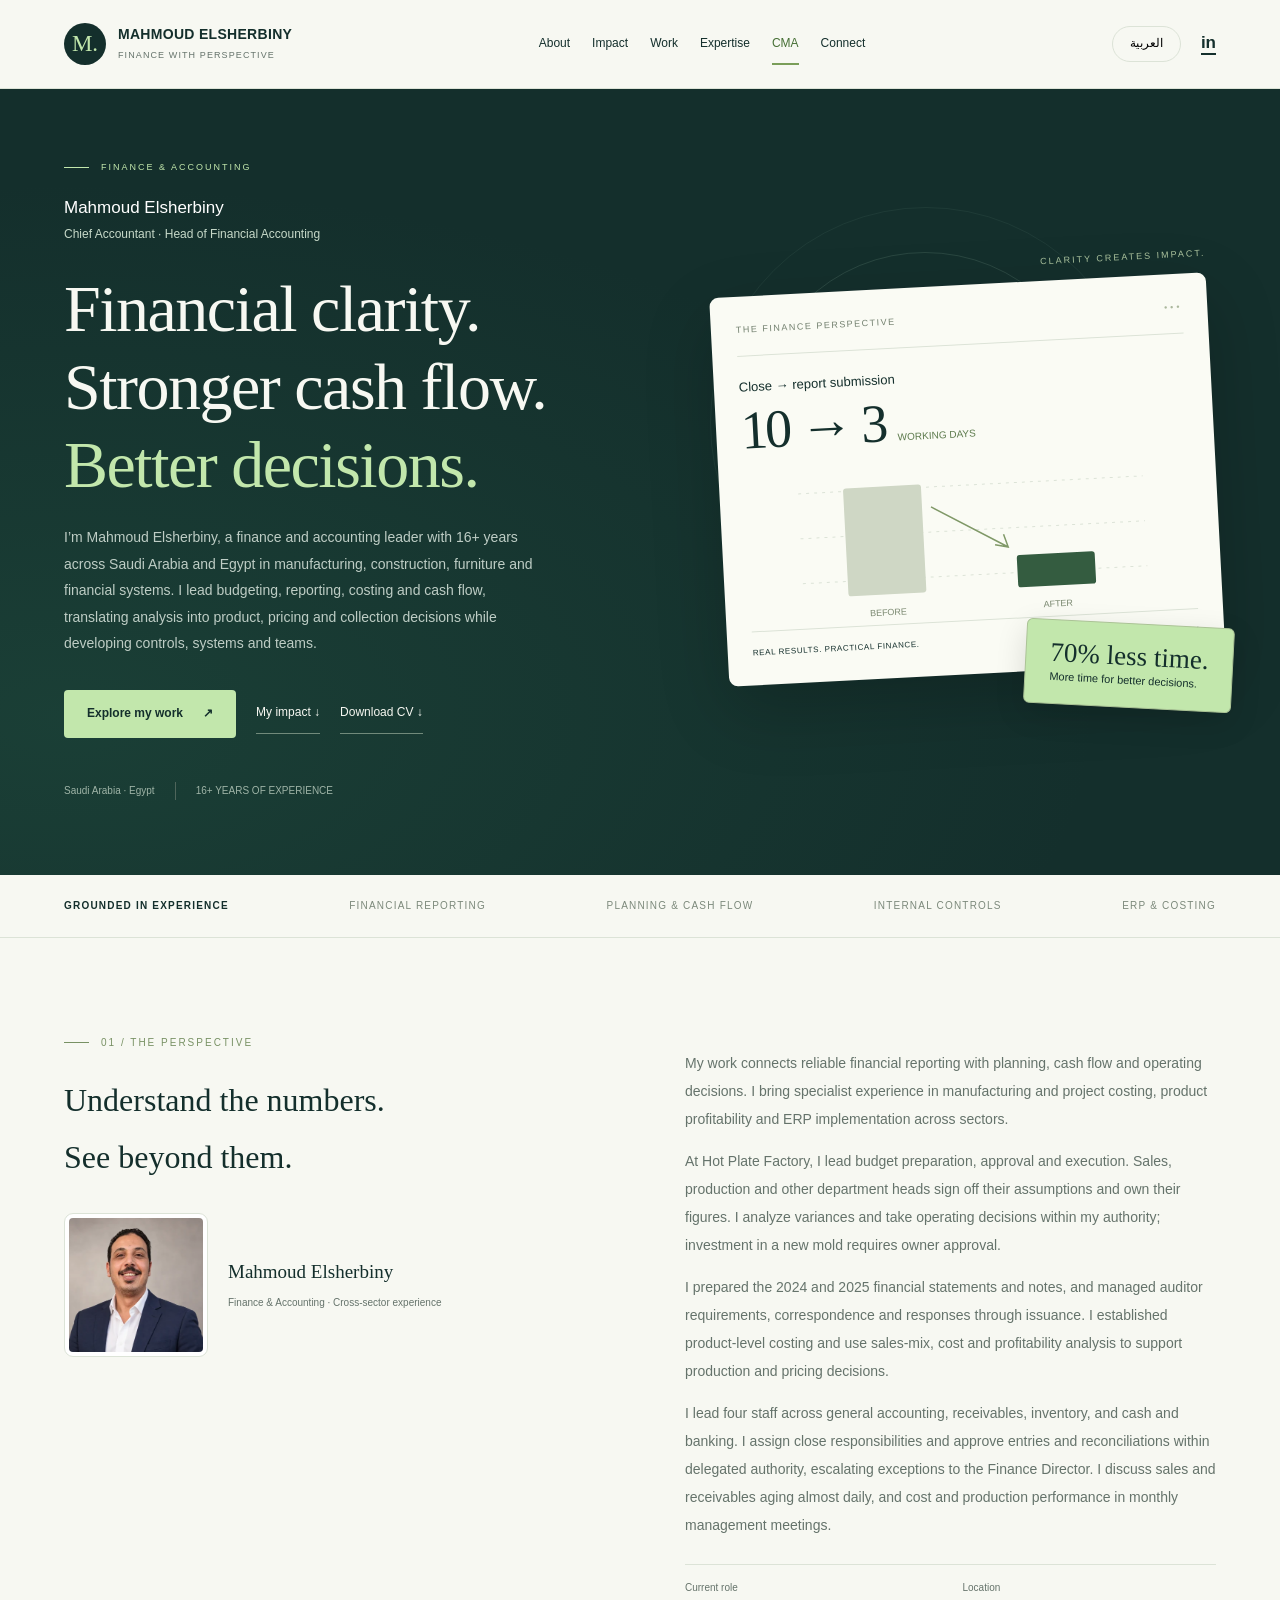
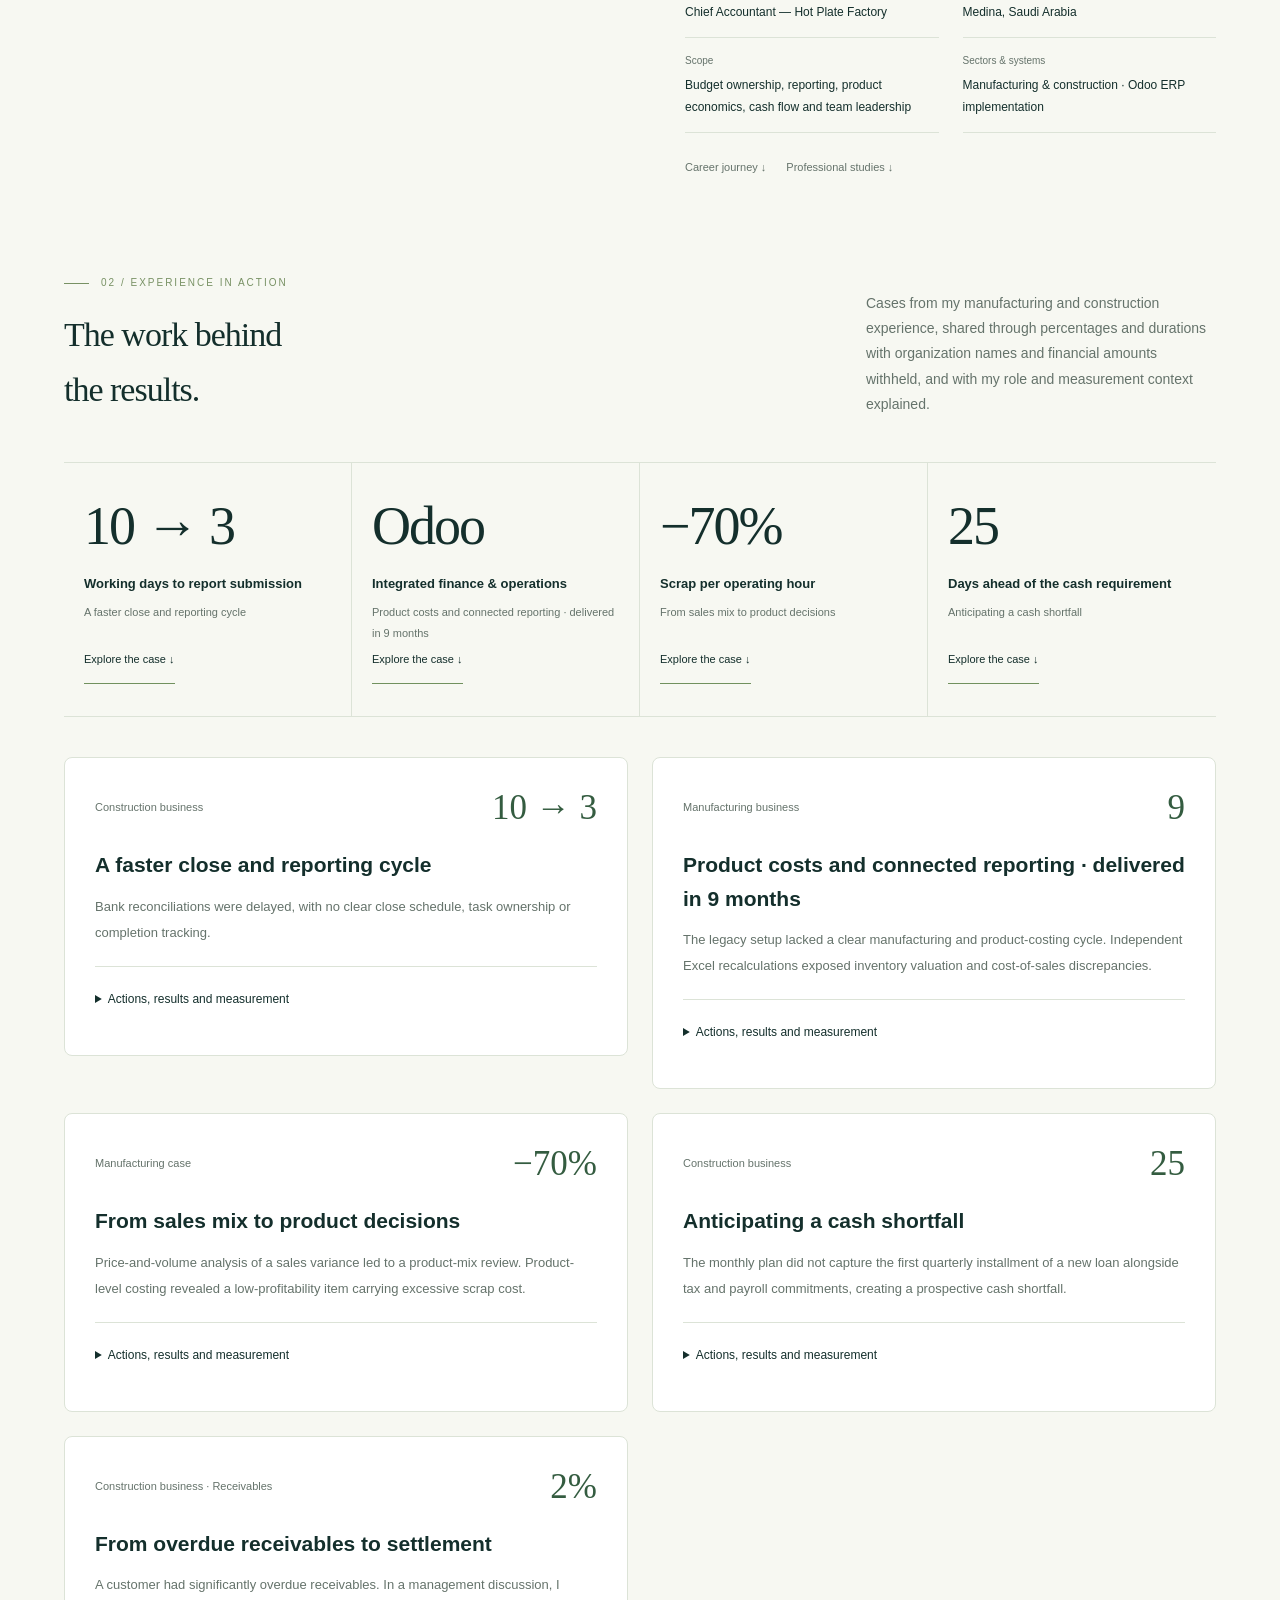
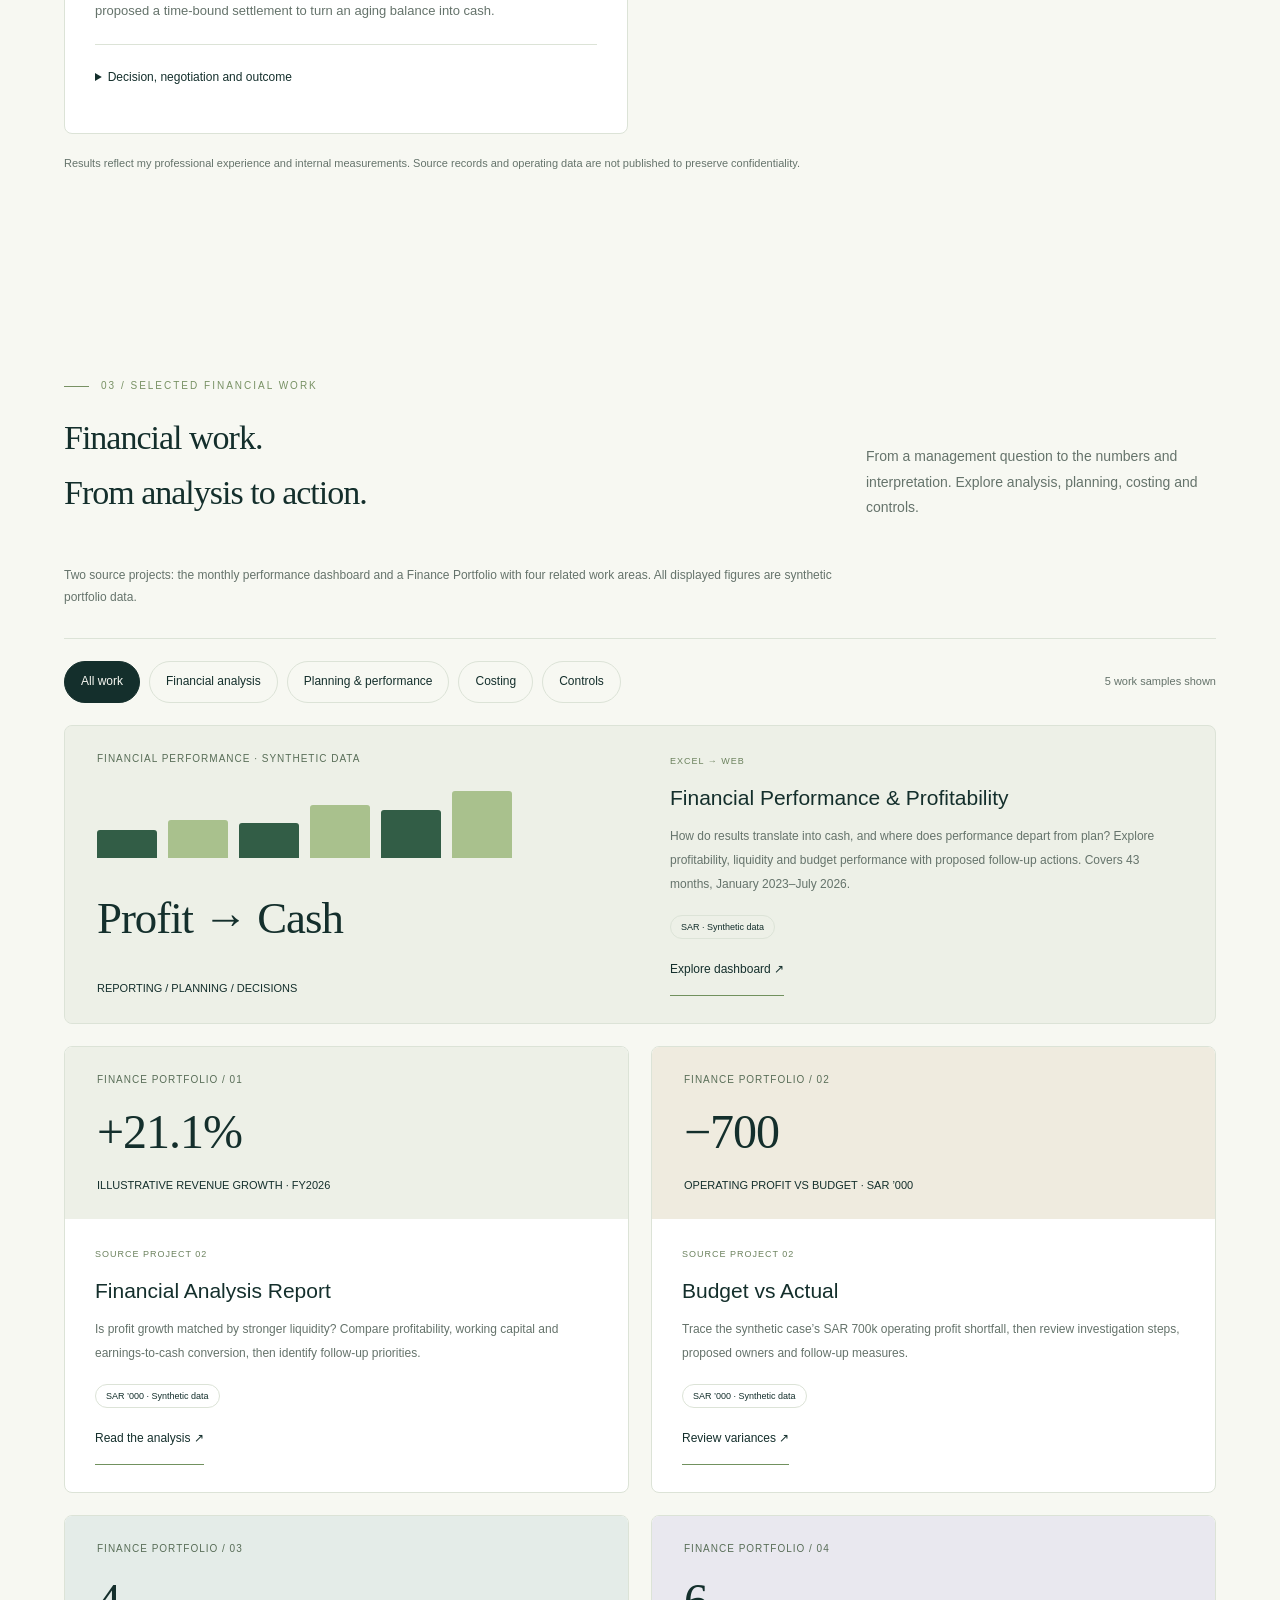
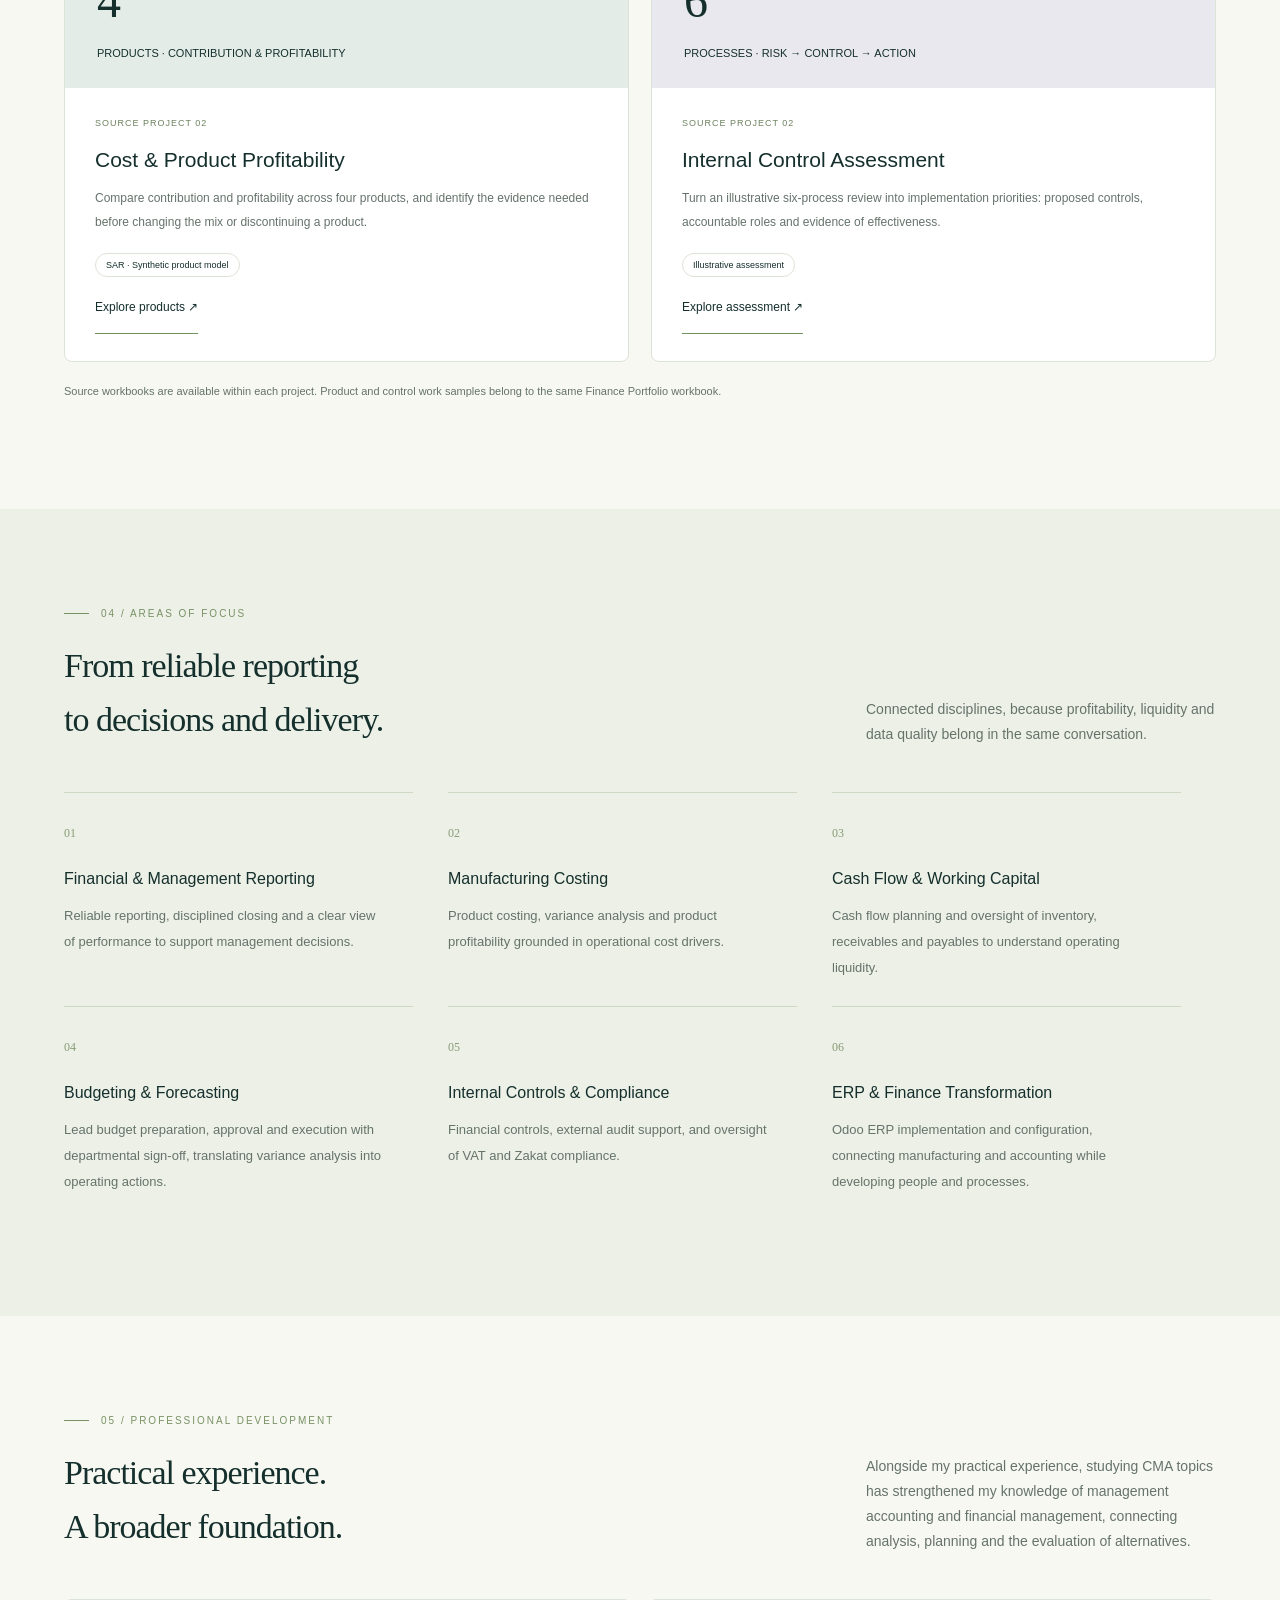
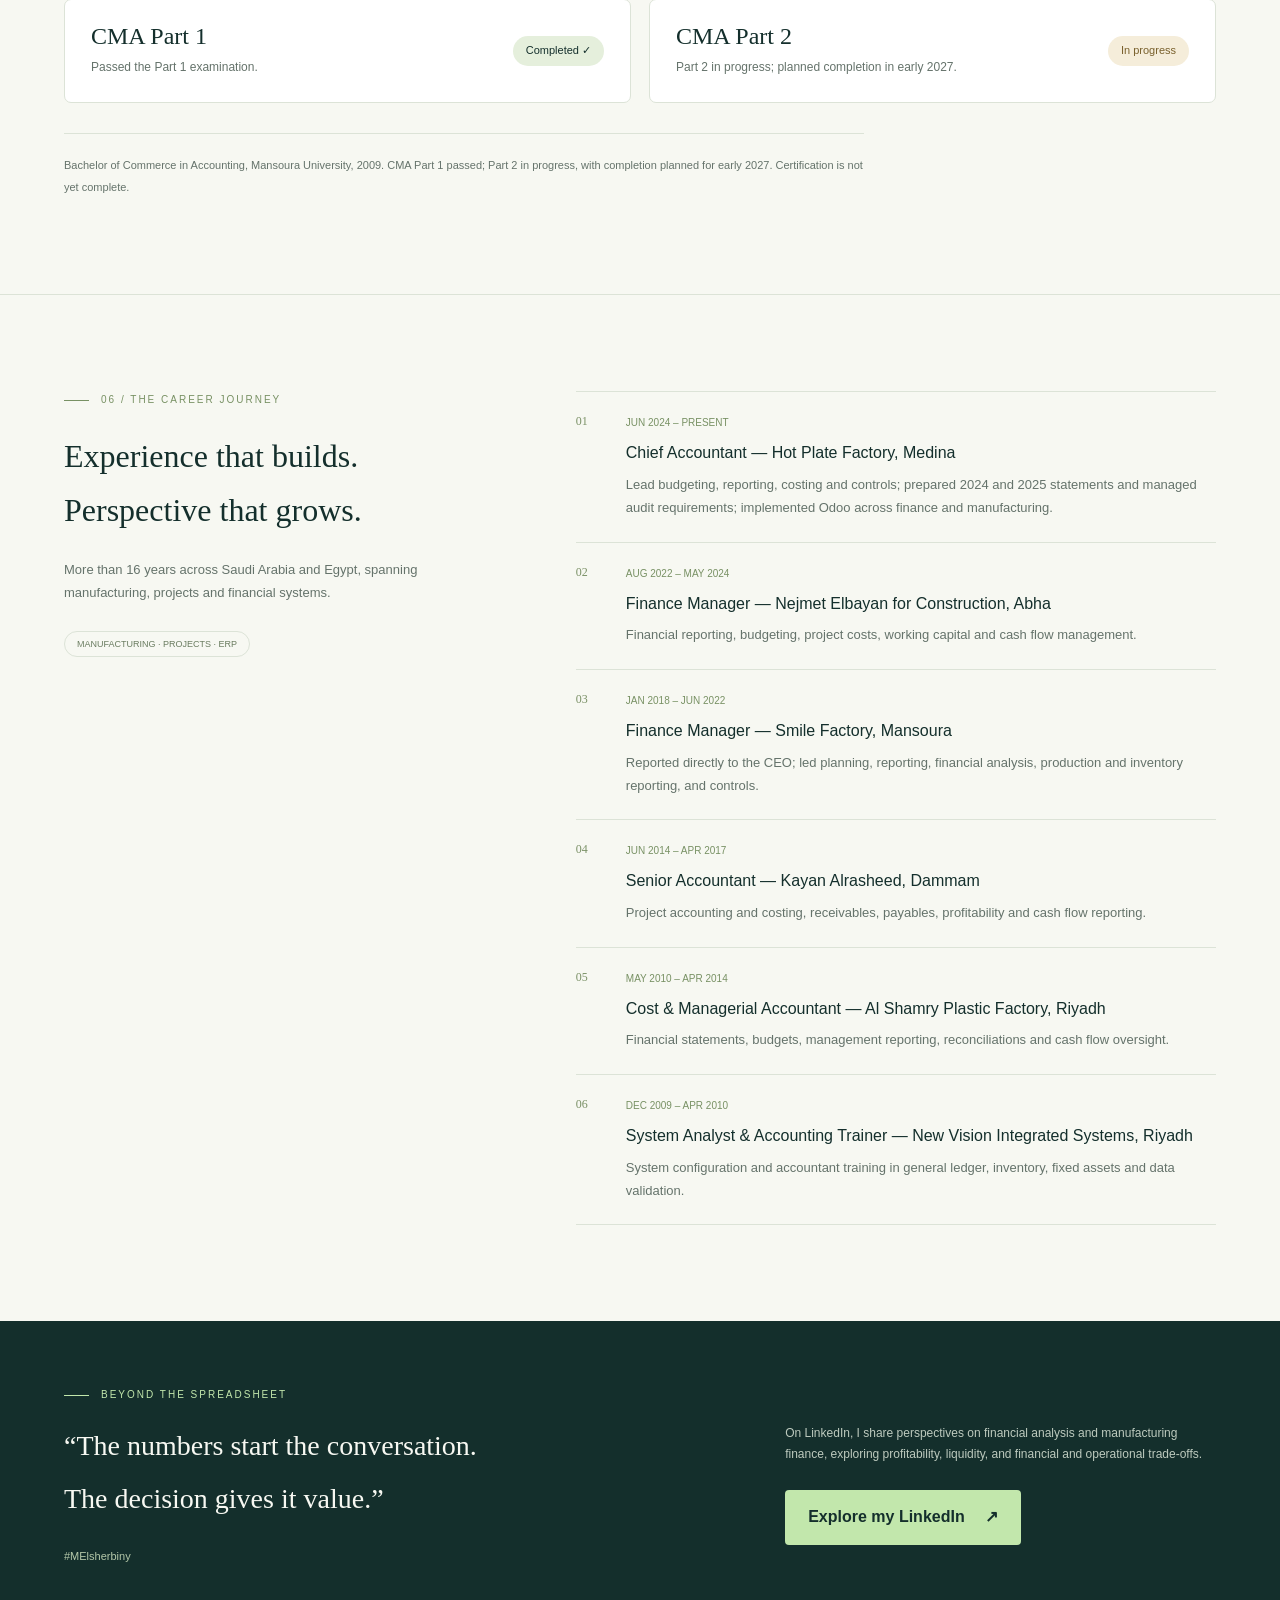
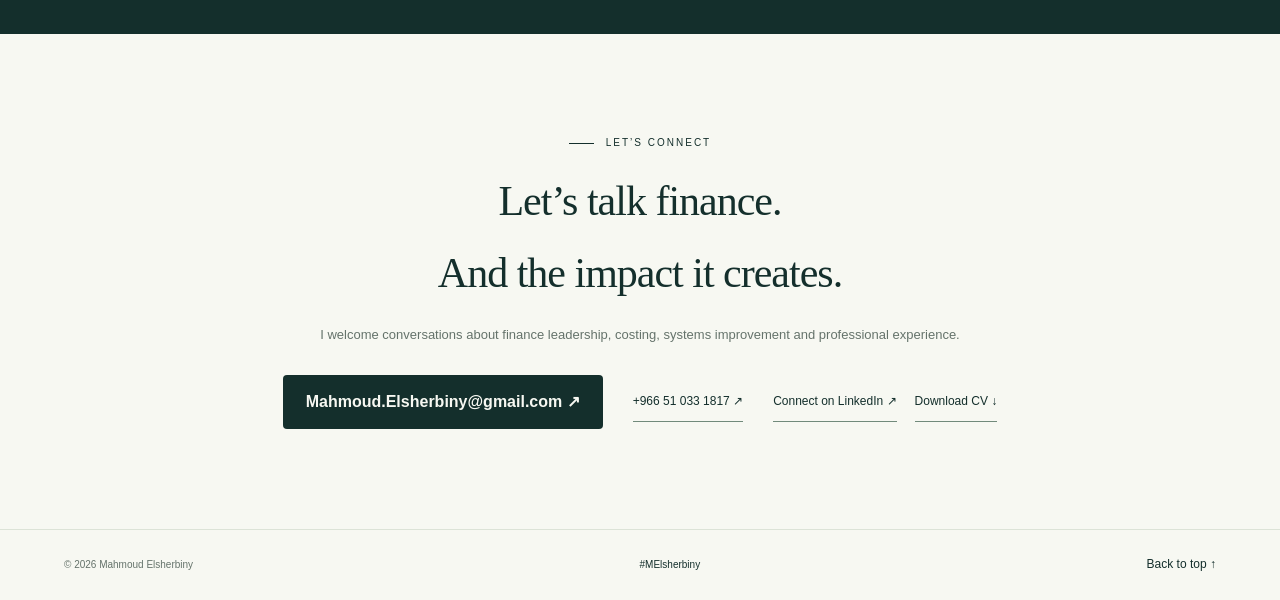
<file: index.html>
<!DOCTYPE html>

<html dir="ltr" lang="en"><head><meta content="OjjotRpaWLaElZUsNbdyRyX45fJ7TsaDGQnWCPKAgM0" name="google-site-verification"/><meta charset="utf-8"/><meta content="width=device-width,initial-scale=1" name="viewport"/><meta content="#102c29" name="theme-color"/><meta content="Mahmoud Elsherbiny — Finance and accounting leader with 16+ years across Saudi Arabia and Egypt. Financial reporting, analysis, budgeting, cash flow, internal controls and Odoo ERP." name="description"/><title>محمود الشربيني | Mahmoud Elsherbiny – Finance &amp; Accounting</title><style>
:root{--ink:#142f2c;--green:#c2e7ac;--muted:#65736b;--paper:#f7f8f2;--line:#dce3d7}*{box-sizing:border-box}html{scroll-behavior:smooth;scroll-padding-top:100px}body{margin:0;background:var(--paper);color:var(--ink);font-family:Tahoma,Arial,sans-serif;line-height:1.8}a{color:inherit;text-decoration:none}button{font:inherit;cursor:pointer}button:focus-visible,a:focus-visible{outline:3px solid #80aa50;outline-offset:6px}::selection{background:var(--green);color:var(--ink)}.wrap{max-width:1240px;margin:auto;padding:0 44px}.top{background:var(--paper);border-bottom:1px solid var(--line);position:sticky;top:0;z-index:20}.nav{height:88px;display:flex;align-items:center;justify-content:space-between;gap:24px}.brand{display:flex;align-items:center;gap:12px;line-height:1.3}.mark{display:grid;place-items:center;background:var(--ink);color:var(--green);height:42px;width:42px;border-radius:50%;font-family:Georgia,serif;font-size:23px;direction:ltr}.brand strong{font-size:14px;display:block;letter-spacing:.3px}.brand small{font-size:9px;letter-spacing:2px;color:var(--muted)}.navlinks{display:flex;gap:27px;font-size:12px}.navtools{display:flex;align-items:center;gap:20px}.lang{background:transparent;border:1px solid var(--line);border-radius:30px;padding:6px 17px;font-size:12px}.li{font:bold 17px Arial;border-bottom:2px solid var(--ink)}.hero{background:var(--ink);color:var(--paper);overflow:hidden;position:relative}.hero:after{content:'';position:absolute;inset:0;background:radial-gradient(ellipse at 5% 80%,#275f4a55,transparent 60%);pointer-events:none}.herogrid{display:grid;grid-template-columns:1.18fr 1fr;align-items:center;gap:68px;min-height:660px;padding-top:70px;padding-bottom:75px;position:relative;z-index:1}.eyebrow{font-size:10px;letter-spacing:2px;display:flex;align-items:center;gap:12px;text-transform:uppercase}.eyebrow:before{content:'';width:25px;height:1px;background:currentColor}.hero .eyebrow{color:var(--green)}h1{font-size:clamp(39px,4.3vw,62px);line-height:1.5;font-weight:500;margin:25px 0 20px;letter-spacing:-1.5px}h1 em{font-style:normal;color:var(--green)}.hero p{font-size:14px;color:#becdc5;max-width:480px;line-height:2.1}.actions{display:flex;align-items:center;gap:25px;margin-top:33px;font-size:12px}.btn{background:var(--green);color:var(--ink);padding:13px 23px;border-radius:4px;display:inline-flex;align-items:center;gap:20px;font-weight:bold;transition:.2s}.btn:hover{background:white;transform:translateY(-2px)}.textlink{border-bottom:1px solid #718a7b;padding:9px 0}.smallnote{display:flex;gap:20px;font-size:10px;color:#9fb4a7;margin-top:44px}.smallnote span+span{border-inline-start:1px solid #4f655b;padding-inline-start:20px}.visual{position:relative;direction:ltr;padding:35px 0}.visual:before{content:'';position:absolute;width:340px;height:340px;border:1px solid #65877844;border-radius:50%;left:35px;top:2px}.visual:after{content:'';position:absolute;width:430px;height:430px;border:1px solid #65877822;border-radius:50%;left:-9px;top:-43px;z-index:-1}.dashboard{background:#fafbf4;color:var(--ink);border-radius:9px;padding:25px;box-shadow:0 25px 70px #0003;transform:rotate(-3deg);position:relative}.dhead{display:flex;justify-content:space-between;font-size:9px;letter-spacing:1.5px;color:#73806f;padding-bottom:18px;border-bottom:1px solid var(--line)}.dots{letter-spacing:3px;color:#aab79c}.dtitle{font-size:13px;margin-top:19px}.dnumbers{display:flex;align-items:baseline;gap:12px}.dnumbers b{font:54px Georgia,serif;letter-spacing:-3px}.dnumbers span{font-size:10px;color:#5c7a4c}.chart{width:100%;height:160px;display:block;margin-top:10px}.dbottom{display:flex;justify-content:space-between;border-top:1px solid var(--line);padding-top:14px;font-size:8px;letter-spacing:.6px}.float{position:absolute;bottom:1px;right:-17px;border:1px solid #abc396;background:var(--green);color:var(--ink);border-radius:6px;padding:17px 24px;transform:rotate(3deg);box-shadow:0 10px 30px #0002;font-size:11px;line-height:1.6}.float b{font:27px Georgia,serif;display:block}.stamp{position:absolute;top:-1px;right:10px;font-size:9px;letter-spacing:2px;color:#acc49f;transform:rotate(-3deg)}.strip{border-bottom:1px solid var(--line)}.stripin{display:flex;justify-content:space-between;align-items:center;gap:18px;padding-top:22px;padding-bottom:22px;font-size:10px;letter-spacing:1.2px;color:#7c897b}.stripin span:first-child{color:var(--ink);font-weight:bold}.section{padding:96px 0}.sectionhead{display:flex;align-items:flex-end;justify-content:space-between;gap:45px;margin-bottom:45px}.sectionhead h2{font-size:34px;font-weight:500;line-height:1.6;margin:16px 0 0;letter-spacing:-1px}.sectionhead p{font-size:13px;color:var(--muted);max-width:350px;margin:0}.section .eyebrow{color:#789164}.aboutgrid{display:grid;grid-template-columns:1fr 1fr;gap:90px}.aboutgrid h2{font-size:32px;font-weight:500;line-height:1.8;margin:20px 0}.aboutcopy{font-size:14px;color:var(--muted);padding-top:15px}.signature{font-family:Georgia,serif;font-style:italic;font-size:27px;color:var(--ink);margin-top:24px;direction:ltr;display:inline-block}.achievements{padding-top:0}.stats{display:grid;grid-template-columns:repeat(4,1fr);border-top:1px solid var(--line);border-bottom:1px solid var(--line)}.stat{padding:32px 24px 32px 20px;border-inline-end:1px solid var(--line)}.stat:last-child{border:0}.stat .num{font:54px Georgia,serif;direction:ltr;display:inline-block;letter-spacing:-2px}.stat .num span{font-size:27px;color:#7d955d}.stat h3{font-size:13px;margin:15px 0 7px}.stat p{font-size:11px;color:var(--muted);line-height:1.9;margin:0}.num small{font-size:22px}.expertise{background:#edf0e7}.expertgrid{display:grid;grid-template-columns:repeat(3,1fr);gap:0}.expert{border-top:1px solid #cdd8c5;padding:25px 25px 25px 0;margin-inline-end:35px}.expert .index{font:12px Georgia;color:#879c77}.expert h3{font-size:16px;font-weight:500;margin:18px 0 9px}.expert p{font-size:12px;color:var(--muted);margin:0;line-height:2}.journey{display:grid;grid-template-columns:.8fr 1.2fr;gap:85px}.journey h2{font-size:32px;font-weight:500;line-height:1.7;margin:20px 0}.timeline{border-top:1px solid var(--line)}.job{padding:25px 0;border-bottom:1px solid var(--line);display:grid;grid-template-columns:35px 1fr;gap:15px}.job span{font:12px Georgia;color:#7b9167}.job h3{font-size:16px;margin:0 0 5px;font-weight:500}.job p{font-size:12px;color:var(--muted);margin:0}.tag{display:inline-block;font-size:9px;border:1px solid var(--line);border-radius:20px;padding:4px 12px;margin-top:13px;color:#6a7c60}.perspective{background:var(--ink);color:var(--paper);padding:65px 0}.quotegrid{display:grid;grid-template-columns:1.5fr 1fr;gap:75px;align-items:center}.quotegrid blockquote{font-size:28px;font-weight:400;line-height:1.9;margin:15px 0}.quotegrid p{font-size:12px;color:#bdcabe}.quotegrid .eyebrow{color:var(--green)}.quotegrid .btn{margin-top:12px}.contact{text-align:center;padding:100px 24px}.contact h2{font-size:42px;font-weight:500;letter-spacing:-1px;line-height:1.7;margin:14px 0}.contact p{font-size:13px;color:var(--muted);margin-bottom:28px}.contact .eyebrow{justify-content:center}.contact .btn{background:var(--ink);color:var(--paper)}footer{border-top:1px solid var(--line);font-size:10px;color:var(--muted)}.foot{display:flex;justify-content:space-between;gap:15px;padding-top:24px;padding-bottom:24px}.foot a{color:var(--ink)}.toTop{border:0;background:transparent;color:var(--ink);font-size:12px;padding:0}html[dir=ltr] h1{line-height:1.18;font-family:Georgia,serif;font-size:66px}html[dir=ltr] h2,html[dir=ltr] blockquote{font-family:Georgia,serif}html[dir=ltr] .expert{padding:25px 25px 25px 0}html[dir=ltr] .hero p{line-height:1.9}@media(min-width:1500px){.herogrid{min-height:720px}}@media(prefers-reduced-motion:reduce){html{scroll-behavior:auto}*{transition:none!important}}@media(max-width:950px){.wrap{padding-left:28px;padding-right:28px}.herogrid{gap:40px}.navlinks{gap:16px}.visual{transform:scale(.9)}.hero h1,html[dir=ltr] h1{font-size:44px}.aboutgrid,.journey{gap:40px}.stat .num{font-size:45px}.quotegrid{gap:35px}}@media(max-width:700px){.nav{height:74px;gap:10px}.navlinks{display:none}.brand strong{font-size:11px}.brand small{font-size:8px}.navtools{gap:14px}.herogrid{grid-template-columns:1fr;gap:30px;padding-top:44px;padding-bottom:48px;min-height:0}.hero h1,html[dir=ltr] h1{font-size:41px}.hero p{font-size:13px}.visual{max-width:380px;width:93%;margin:auto;transform:none}.dashboard{padding:20px}.visual:after{width:330px;height:330px;left:0;top:0}.visual:before{width:270px;height:270px}.float{right:-12px;font-size:10px;padding:12px 18px}.chart{height:130px}.smallnote{margin-top:30px}.stripin{flex-wrap:wrap;justify-content:center;font-size:8px;gap:12px 25px}.section{padding:64px 0}.aboutgrid,.journey,.quotegrid{grid-template-columns:1fr;gap:20px}.aboutgrid h2,.sectionhead h2,.journey h2{font-size:28px}.aboutcopy{padding:0}.sectionhead{display:block;margin-bottom:30px}.sectionhead p{margin-top:15px}.stats{grid-template-columns:1fr 1fr}.stat{border-bottom:1px solid var(--line);padding:25px 15px}.stat:nth-child(2){border-inline-end:0}.stat:nth-child(3){border-bottom:0}.stat .num{font-size:45px}.achievements{padding-top:0}.expertgrid{grid-template-columns:1fr 1fr}.expert{margin-inline-end:20px;padding-right:0}.expert h3{font-size:14px}.expert p{font-size:11px}.contact{padding:65px 25px}.contact h2{font-size:31px}.quotegrid blockquote{font-size:25px}.foot{flex-wrap:wrap}.stamp{top:5px}.actions{gap:20px;font-size:11px}}
.cma-knowledge{border-bottom:1px solid var(--line)}.study-note{font-size:11px;color:var(--muted);border-top:1px solid var(--line);padding-top:20px;margin:15px 0 0;max-width:800px}
.cma-progress{border-inline-start:3px solid #809968;padding:13px 22px;margin-bottom:45px;background:#edf0e7}.cma-label{font-size:10px;letter-spacing:1.6px;font-weight:bold;direction:ltr;display:inline-block}.cma-progress p{font-size:13px;margin:7px 0 0;color:var(--ink)}
.workfeature{display:grid;grid-template-columns:1.3fr 1fr;align-items:center;gap:60px;background:#edf0e7;padding:40px;border:1px solid var(--line);border-radius:9px;transition:background .2s}.workfeature:hover{background:#e5eddb}.workbadge{font-size:9px;letter-spacing:1.5px;color:#6d855c}.workfeature h3{font:32px/1.3 Georgia,serif;margin:18px 0;direction:ltr;text-align:start}.workfeature p{font-size:12px;color:var(--muted)}.workcta{font-size:12px;border-bottom:1px solid #87996f;padding-bottom:6px;display:inline-block;margin-top:18px}.workvisual{direction:ltr;background:var(--paper);border-radius:6px;padding:25px}.workvisual span{font-size:8px;letter-spacing:1.5px;color:#6d855c}.workvisual svg{width:100%;margin-top:15px}.workvisual small{font-size:8px;color:var(--muted)}@media(max-width:700px){.workfeature{grid-template-columns:1fr;gap:25px;padding:25px}.workfeature h3{font-size:26px}}
.hero-portrait{margin:0;width:100%;max-width:460px;justify-self:center;position:relative;padding:0 8px}.portrait-frame{padding:9px;border:1px solid #c2e7ac55;border-radius:13px;background:#c2e7ac0b;box-shadow:0 24px 65px #0002}.portrait-frame img{display:block;width:100%;height:auto;aspect-ratio:1;object-fit:contain;border-radius:6px}.hero-portrait figcaption{display:flex;align-items:center;justify-content:space-between;gap:20px;padding:19px 4px 0}.hero-portrait strong{font:20px Georgia,serif;display:block;color:#f7f8f2;direction:ltr}.hero-portrait small{font-size:10px;display:block;color:#b5c8b9;margin-top:7px}.portrait-monogram{color:var(--green);font:34px Georgia,serif;border-inline-start:1px solid #67806c;padding-inline-start:20px}@media(max-width:700px){.hero-portrait{max-width:370px;padding:0}.hero-portrait figcaption{padding-top:14px}.hero-portrait strong{font-size:18px}}
.about-identity{display:flex;align-items:center;gap:20px;margin-top:26px}.about-identity img{display:block;width:148px;height:148px;object-fit:cover;border-radius:9px;border:1px solid var(--line);padding:4px;background:white;flex:none}.about-identity strong{display:block;font:19px/1.5 Georgia,serif;direction:ltr}.about-identity span{display:block;font-size:10px;line-height:1.9;color:var(--muted);margin-top:6px}@media(max-width:700px){.about-identity{gap:15px;margin-top:20px}.about-identity img{width:112px;height:112px}.about-identity strong{font-size:17px}}
</style><meta content="index,follow" name="robots"/><link href="site.css" rel="stylesheet"/><link href="https://melsherbiny.pp.ua/" rel="canonical"/><meta content="website" property="og:type"/><meta content="Mahmoud Elsherbiny" property="og:site_name"/><meta content="محمود الشربيني | Mahmoud Elsherbiny – Finance &amp; Accounting" property="og:title"/><meta content="Mahmoud Elsherbiny — Finance and accounting leader with 16+ years across Saudi Arabia and Egypt. Financial reporting, analysis, budgeting, cash flow, internal controls and Odoo ERP." property="og:description"/><meta content="https://melsherbiny.pp.ua/" property="og:url"/><meta content="https://melsherbiny.pp.ua/assets/social-preview.jpg" property="og:image"/><meta content="1200" property="og:image:width"/><meta content="630" property="og:image:height"/><meta content="summary_large_image" name="twitter:card"/><meta content="محمود الشربيني | Mahmoud Elsherbiny – Finance &amp; Accounting" name="twitter:title"/><meta content="Mahmoud Elsherbiny — Finance and accounting leader with 16+ years across Saudi Arabia and Egypt. Financial reporting, analysis, budgeting, cash flow, internal controls and Odoo ERP." name="twitter:description"/><meta content="https://melsherbiny.pp.ua/assets/social-preview.jpg" name="twitter:image"/><script type="application/ld+json">{"@context": "https://schema.org", "@graph": [{"@type": "Person", "@id": "https://melsherbiny.pp.ua/#person", "name": "Mahmoud Elsherbiny", "alternateName": ["محمود الشربيني", "Mahmoud El Sherbiny"], "url": "https://melsherbiny.pp.ua/", "image": "https://melsherbiny.pp.ua/assets/mahmoud-approved.webp", "jobTitle": "Chief Accountant / Head of Financial Accounting", "description": "Mahmoud Elsherbiny — Finance and accounting leader with 16+ years across Saudi Arabia and Egypt. Financial reporting, analysis, budgeting, cash flow, internal controls and Odoo ERP.", "worksFor": {"@type": "Organization", "name": "Hot Plate Factory"}, "homeLocation": {"@type": "Place", "name": "Al Madinah Al Munawwarah, Saudi Arabia"}, "sameAs": ["https://www.linkedin.com/in/mahmoud-elsherbiny-geek/"], "knowsAbout": ["Financial Accounting", "Financial Reporting and Analysis", "Budgeting and Forecasting", "Cash Flow and Working Capital", "Internal Controls", "Manufacturing Costing", "Project Costing", "ERP Implementation", "Odoo ERP"], "telephone": "+966510331817"}, {"@type": "WebSite", "@id": "https://melsherbiny.pp.ua/#website", "url": "https://melsherbiny.pp.ua/", "name": "Mahmoud Elsherbiny | Finance & Accounting", "alternateName": "محمود الشربيني | المالية والمحاسبة", "inLanguage": ["ar", "en"], "publisher": {"@id": "https://melsherbiny.pp.ua/#person"}}, {"@type": "ProfilePage", "@id": "https://melsherbiny.pp.ua/#profile", "url": "https://melsherbiny.pp.ua/", "name": "Mahmoud Elsherbiny | Finance & Accounting", "mainEntity": {"@id": "https://melsherbiny.pp.ua/#person"}, "isPartOf": {"@id": "https://melsherbiny.pp.ua/#website"}, "inLanguage": ["ar", "en"]}]}</script></head><body><a class="skip" data-ar="انتقل إلى المحتوى" data-en="Skip to content" href="#main">Skip to content</a>
<header class="top"><nav aria-label="Main navigation" class="wrap nav"><a aria-label="Mahmoud Elsherbiny — Home" class="brand" href="#main"><span class="mark">M.</span><span><strong>MAHMOUD ELSHERBINY</strong><small>FINANCE WITH PERSPECTIVE</small></span></a><div class="navlinks" id="navigation"><a data-ar="عنّي" data-en="About" href="#about">About</a><a data-ar="الأثر" data-en="Impact" href="#impact">Impact</a><a data-ar="أعمالي" data-en="Work" href="#work">Work</a><a data-ar="الخبرات" data-en="Expertise" href="#expertise">Expertise</a><a data-ar="CMA" data-en="CMA" href="#professional-knowledge">CMA</a><a data-ar="لنتواصل" data-en="Connect" href="#contact">Connect</a></div><div class="navtools"><button aria-label="التبديل إلى العربية" class="lang" id="lang">العربية</button><a aria-label="Mahmoud on LinkedIn" class="li" href="https://www.linkedin.com/in/mahmoud-elsherbiny-geek/" rel="noopener noreferrer" target="_blank">in</a><button aria-controls="navigation" aria-expanded="false" aria-label="Navigation menu" class="menu-toggle" id="menu-toggle"><span data-ar="القائمة" data-en="Menu">Menu</span></button></div></nav></header>
<main id="main" tabindex="-1"><section class="hero"><div class="wrap herogrid"><div><div class="eyebrow">FINANCE &amp; ACCOUNTING</div><div class="herorole"><b data-ar="محمود الشربيني" data-en="Mahmoud Elsherbiny">Mahmoud Elsherbiny</b><span data-ar="رئيس الحسابات · رئيس المحاسبة المالية" data-en="Chief Accountant · Head of Financial Accounting">Chief Accountant · Head of Financial Accounting</span></div><h1 data-ar="وضوح مالي.&lt;br&gt;سيولة أقوى.&lt;br&gt;&lt;em&gt;قرارات أدق.&lt;/em&gt;" data-en="Financial clarity.&lt;br&gt;Stronger cash flow.&lt;br&gt;&lt;em&gt;Better decisions.&lt;/em&gt;">Financial clarity.<br>Stronger cash flow.<br><em>Better decisions.</em></h1><p data-ar="أنا محمود الشربيني، قائد في المالية والمحاسبة بخبرة تتجاوز 16 عامًا في السعودية ومصر عبر التصنيع والمقاولات والأثاث والأنظمة المالية. أقود الموازنات والتقارير والتكاليف والسيولة، وأحوّل التحليل إلى قرارات تخص المنتجات والتسعير والتحصيل، مع تطوير الضوابط والأنظمة والفريق." data-en="I’m Mahmoud Elsherbiny, a finance and accounting leader with 16+ years across Saudi Arabia and Egypt in manufacturing, construction, furniture and financial systems. I lead budgeting, reporting, costing and cash flow, translating analysis into product, pricing and collection decisions while developing controls, systems and teams.">I’m Mahmoud Elsherbiny, a finance and accounting leader with 16+ years across Saudi Arabia and Egypt in manufacturing, construction, furniture and financial systems. I lead budgeting, reporting, costing and cash flow, translating analysis into product, pricing and collection decisions while developing controls, systems and teams.</p><div class="actions"><a class="btn" href="#work"><span data-ar="استعرض نماذج أعمالي" data-en="Explore my work">Explore my work</span><span>↗</span></a><a class="textlink" href="#impact" data-ar="إنجازاتي العملية ↓" data-en="My impact ↓">My impact ↓</a><a class="textlink" data-ar="تحميل السيرة الذاتية ↓" data-en="Download CV ↓" href="downloads/Mahmoud_Elsherbiny_CV.pdf" rel="noopener" target="_blank">Download CV ↓</a></div><div class="smallnote"><span data-ar="السعودية · مصر" data-en="Saudi Arabia · Egypt">Saudi Arabia · Egypt</span><span>16+ YEARS OF EXPERIENCE</span></div></div><div aria-label="Month-end closing improvement from ten to three days" class="visual"><div class="stamp">CLARITY CREATES IMPACT.</div><div class="dashboard"><div class="dhead"><span>THE FINANCE PERSPECTIVE</span><span class="dots">•••</span></div><div class="dtitle">Close → report submission</div><div class="dnumbers"><b>10 → 3</b><span>WORKING DAYS</span></div><svg aria-label="Closing duration before: ten days; after: three days" class="chart" role="img" viewbox="0 0 380 160"><g stroke="#dce3d7" stroke-dasharray="3 5"><path d="M20 25H365M20 70H365M20 115H365"></path></g><rect fill="#cfd7c5" height="108" rx="3" width="78" x="65" y="22"></rect><rect fill="#345c40" height="32.4" rx="3" width="78" x="235" y="97.6"></rect><path d="M152 45L227 89m-13-3 13 3-4-13" fill="none" stroke="#809968" stroke-width="1.5"></path><text fill="#7b8971" font-family="Arial" font-size="9" text-anchor="middle" x="104" y="151">BEFORE</text><text fill="#7b8971" font-family="Arial" font-size="9" text-anchor="middle" x="274" y="151">AFTER</text></svg><div class="dbottom"><span>REAL RESULTS. PRACTICAL FINANCE.</span><span>M.ELSHERBINY</span></div></div><div class="float"><b>70% less time.</b><span>More time for better decisions.</span></div></div></div></section>
<div class="strip"><div class="wrap stripin"><span data-ar="من واقع العمل" data-en="GROUNDED IN EXPERIENCE">GROUNDED IN EXPERIENCE</span><span data-ar="التقارير المالية" data-en="FINANCIAL REPORTING">FINANCIAL REPORTING</span><span data-ar="التخطيط والسيولة" data-en="PLANNING &amp; CASH FLOW">PLANNING &amp; CASH FLOW</span><span data-ar="الرقابة الداخلية" data-en="INTERNAL CONTROLS">INTERNAL CONTROLS</span><span data-ar="الأنظمة والتكاليف" data-en="ERP &amp; COSTING">ERP &amp; COSTING</span></div></div>
<section class="section" id="about"><div class="wrap aboutgrid"><div><div class="eyebrow">01 / THE PERSPECTIVE</div><h2 data-ar="أفهم الأرقام.&lt;br&gt;وأهتم بما وراءها." data-en="Understand the numbers.&lt;br&gt;See beyond them.">Understand the numbers.<br/>See beyond them.</h2><div class="about-identity"><img alt="Mahmoud Elsherbiny — professional portrait" decoding="async" height="148" loading="lazy" src="assets/mahmoud-approved.webp" width="148"/><div><strong>Mahmoud Elsherbiny</strong><span data-ar="المالية والمحاسبة · خبرة عبر قطاعات متعددة" data-en="Finance &amp; Accounting · Cross-sector experience">Finance &amp; Accounting · Cross-sector experience</span></div></div></div><div class="aboutcopy"><p data-ar="أربط التقارير المالية الموثوقة بالتخطيط والسيولة والقرارات التشغيلية. وتشمل خبرتي المتخصصة تكاليف التصنيع والمشروعات وربحية المنتجات وتطبيق الأنظمة المالية عبر قطاعات متعددة." data-en="My work connects reliable financial reporting with planning, cash flow and operating decisions. I bring specialist experience in manufacturing and project costing, product profitability and ERP implementation across sectors.">My work connects reliable financial reporting with planning, cash flow and operating decisions. I bring specialist experience in manufacturing and project costing, product profitability and ERP implementation across sectors.</p><p data-ar="في مصنع الصحن الساخن، أقود إعداد الموازنة واعتمادها ومتابعة تنفيذها. يعتمد مسؤولو المبيعات والإنتاج والإدارات الأخرى افتراضاتهم ويتحملون مسؤولية أرقامهم. أحلل الانحرافات وأتخذ القرارات التشغيلية ضمن صلاحياتي، بينما يحتاج الاستثمار في قالب جديد إلى موافقة المالك." data-en="At Hot Plate Factory, I lead budget preparation, approval and execution. Sales, production and other department heads sign off their assumptions and own their figures. I analyze variances and take operating decisions within my authority; investment in a new mold requires owner approval.">At Hot Plate Factory, I lead budget preparation, approval and execution. Sales, production and other department heads sign off their assumptions and own their figures. I analyze variances and take operating decisions within my authority; investment in a new mold requires owner approval.</p><p data-ar="أعددت القوائم المالية والإيضاحات لعامي 2024 و2025، وتوليت متطلبات المراجع الخارجي والمراسلات والرد على الملاحظات حتى الإصدار. أنشأت نظام التكاليف على مستوى المنتج، وأستخدم تحليل المزيج والتكلفة والربحية لدعم قرارات الإنتاج والتسعير." data-en="I prepared the 2024 and 2025 financial statements and notes, and managed auditor requirements, correspondence and responses through issuance. I established product-level costing and use sales-mix, cost and profitability analysis to support production and pricing decisions.">I prepared the 2024 and 2025 financial statements and notes, and managed auditor requirements, correspondence and responses through issuance. I established product-level costing and use sales-mix, cost and profitability analysis to support production and pricing decisions.</p><p data-ar="أقود أربعة أفراد في المحاسبة العامة والعملاء والمخازن والنقدية والبنوك. أوزع مسؤوليات الإقفال وأعتمد القيود والتسويات ضمن صلاحياتي، وأرفع الاستثناءات للمدير المالي. أناقش المبيعات وأعمار الديون بصورة شبه يومية، وأعرض تحليل التكلفة والإنتاج والتوصيات في اجتماعات الإدارة الشهرية." data-en="I lead four staff across general accounting, receivables, inventory, and cash and banking. I assign close responsibilities and approve entries and reconciliations within delegated authority, escalating exceptions to the Finance Director. I discuss sales and receivables aging almost daily, and cost and production performance in monthly management meetings.">I lead four staff across general accounting, receivables, inventory, and cash and banking. I assign close responsibilities and approve entries and reconciliations within delegated authority, escalating exceptions to the Finance Director. I discuss sales and receivables aging almost daily, and cost and production performance in monthly management meetings.</p><dl class="profile-facts"><div><dt data-ar="المنصب الحالي" data-en="Current role">Current role</dt><dd data-ar="رئيس الحسابات — مصنع الصحن الساخن" data-en="Chief Accountant — Hot Plate Factory">Chief Accountant — Hot Plate Factory</dd></div><div><dt data-ar="الموقع" data-en="Location">Location</dt><dd data-ar="المدينة المنورة، السعودية" data-en="Medina, Saudi Arabia">Medina, Saudi Arabia</dd></div><div><dt data-ar="نطاق المسؤولية" data-en="Scope">Scope</dt><dd data-ar="قيادة الموازنة والتقارير وربحية المنتجات والسيولة والفريق" data-en="Budget ownership, reporting, product economics, cash flow and team leadership">Budget ownership, reporting, product economics, cash flow and team leadership</dd></div><div><dt data-ar="القطاعات والأنظمة" data-en="Sectors &amp; systems">Sectors &amp; systems</dt><dd data-ar="التصنيع والمقاولات · تطبيق Odoo ERP" data-en="Manufacturing &amp; construction · Odoo ERP implementation">Manufacturing &amp; construction · Odoo ERP implementation</dd></div></dl><div class="sectionnav"><a data-ar="المسار المهني ↓" data-en="Career journey ↓" href="#journey">Career journey ↓</a><a data-ar="الدراسة المهنية ↓" data-en="Professional studies ↓" href="#professional-knowledge">Professional studies ↓</a></div></div></div></section>
<section class="section achievements" id="impact"><div class="wrap"><div class="sectionhead"><div><div class="eyebrow">02 / EXPERIENCE IN ACTION</div><h2 data-ar="إنجازات لها قصة.&lt;br&gt;ونتائج لها سياق." data-en="The work behind&lt;br&gt;the results.">The work behind<br/>the results.</h2></div><p data-ar="حالات من خبرتي العملية في التصنيع والمقاولات. أعرض النسب والمدد دون أسماء الجهات أو المبالغ، مع توضيح دوري وطريقة القياس." data-en="Cases from my manufacturing and construction experience, shared through percentages and durations with organization names and financial amounts withheld, and with my role and measurement context explained.">Cases from my manufacturing and construction experience, shared through percentages and durations with organization names and financial amounts withheld, and with my role and measurement context explained.</p></div><div class="stats"><article class="stat"><div class="num">10 → 3</div><h3 data-ar="أيام عمل حتى إرسال التقارير" data-en="Working days to report submission">Working days to report submission</h3><p data-ar="تقليص دورة الإقفال والتقارير" data-en="A faster close and reporting cycle">A faster close and reporting cycle</p><a class="case-jump" data-ar="تفاصيل الحالة ↓" data-en="Explore the case ↓" href="#case-close">Explore the case ↓</a></article><article class="stat"><div class="num">Odoo</div><h3 data-ar="ربط المالية والتشغيل" data-en="Integrated finance &amp; operations">Integrated finance & operations</h3><p data-ar="تكلفة منتج وتقارير مترابطة · تنفيذ خلال 9 أشهر" data-en="Product costs and connected reporting · delivered in 9 months">Product costs and connected reporting · delivered in 9 months</p><a class="case-jump" data-ar="تفاصيل الحالة ↓" data-en="Explore the case ↓" href="#case-odoo">Explore the case ↓</a></article><article class="stat"><div class="num">−70%</div><h3 data-ar="هالك لكل ساعة تشغيل" data-en="Scrap per operating hour">Scrap per operating hour</h3><p data-ar="من تحليل المزيج إلى قرارات المنتجات" data-en="From sales mix to product decisions">From sales mix to product decisions</p><a class="case-jump" data-ar="تفاصيل الحالة ↓" data-en="Explore the case ↓" href="#case-scrap">Explore the case ↓</a></article><article class="stat"><div class="num">25</div><h3 data-ar="يومًا قبل موعد الاحتياج" data-en="Days ahead of the cash requirement">Days ahead of the cash requirement</h3><p data-ar="كشف فجوة السيولة قبل الاستحقاق" data-en="Anticipating a cash shortfall">Anticipating a cash shortfall</p><a class="case-jump" data-ar="تفاصيل الحالة ↓" data-en="Explore the case ↓" href="#case-cash">Explore the case ↓</a></article></div><div class="case-grid"><article class="case-card" id="case-close"><div class="case-top"><span class="case-sector"><span data-ar="شركة في قطاع المقاولات" data-en="Construction business">Construction business</span></span><span class="case-number" dir="ltr">10 → 3</span></div><h3 data-ar="تقليص دورة الإقفال والتقارير" data-en="A faster close and reporting cycle">A faster close and reporting cycle</h3><p data-ar="كانت التسويات البنكية تتأخر، ولم تكن مهام الإقفال ومسؤولياتها ومواعيدها محددة بوضوح." data-en="Bank reconciliations were delayed, with no clear close schedule, task ownership or completion tracking.">Bank reconciliations were delayed, with no clear close schedule, task ownership or completion tracking.</p><details class="case-details"><summary><span data-ar="الإجراء والنتيجة وحدود القياس" data-en="Actions, results and measurement">Actions, results and measurement</span></summary><div class="case-detail-body"><h4 data-ar="دوري" data-en="My role">My role</h4><p data-ar="صممت جدول إقفال وقائمة تحقق تحدد المطلوب والمسؤول والموعد وحالة الإنجاز، وتوليت المتابعة والإشراف. نفّذ الفريق القيود والتسويات." data-en="I designed a close calendar and checklist with task owners, deadlines and completion status, then supervised delivery. The team performed the entries and reconciliations.">I designed a close calendar and checklist with task owners, deadlines and completion status, then supervised delivery. The team performed the entries and reconciliations.</p><h4 data-ar="النتيجة" data-en="Outcome">Outcome</h4><p data-ar="انخفضت الدورة من 10 إلى 5 ثم إلى 3 أيام عمل عبر ثلاثة إقفالات شهرية متتالية: يومان للقيود والتسويات، واليوم الثالث للميزان وإعداد التقارير وإرسالها للمدير المالي للمراجعة." data-en="Across three consecutive monthly closes, the cycle fell from 10 to 5 and then 3 working days: two for entries and reconciliations, with the third for the trial balance, reporting and submission to the Finance Director for review.">Across three consecutive monthly closes, the cycle fell from 10 to 5 and then 3 working days: two for entries and reconciliations, with the third for the trial balance, reporting and submission to the Finance Director for review.</p><h4 data-ar="سياق القياس" data-en="Measurement context">Measurement context</h4><p data-ar="استمر العمل بالجدول؛ قد تمتد الدورة إلى 5 أيام في الاستثناءات مثل تأخر كشف البنك. القياس ينتهي عند إرسال التقارير للمراجعة، وليس اعتمادها النهائي." data-en="The process remains in use, with exceptional cycles taking up to 5 days, for example when a bank statement arrives late. The metric ends at report submission for review, rather than final approval.">The process remains in use, with exceptional cycles taking up to 5 days, for example when a bank statement arrives late. The metric ends at report submission for review, rather than final approval.</p></div></details></article><article class="case-card" id="case-odoo"><div class="case-top"><span class="case-sector"><span data-ar="منشأة صناعية" data-en="Manufacturing business">Manufacturing business</span></span><span class="case-number" dir="ltr">9</span></div><h3 data-ar="تكلفة منتج وتقارير مترابطة · تنفيذ خلال 9 أشهر" data-en="Product costs and connected reporting · delivered in 9 months">Product costs and connected reporting · delivered in 9 months</h3><p data-ar="افتقر النظام السابق إلى دورة تصنيع وتكلفة منتج واضحة. كشفت مراجعة يدوية داخل Excel فروقًا في تقييم المخزون وتكلفة المبيعات." data-en="The legacy setup lacked a clear manufacturing and product-costing cycle. Independent Excel recalculations exposed inventory valuation and cost-of-sales discrepancies.">The legacy setup lacked a clear manufacturing and product-costing cycle. Independent Excel recalculations exposed inventory valuation and cost-of-sales discrepancies.</p><details class="case-details"><summary><span data-ar="الإجراء والنتيجة وحدود القياس" data-en="Actions, results and measurement">Actions, results and measurement</span></summary><div class="case-detail-body"><h4 data-ar="دوري" data-en="My role">My role</h4><p data-ar="قدت المشروع من المتطلبات والتفاوض مع الشريك إلى تهيئة الحسابات والمخازن والتصنيع وتجهيز البيانات والأرصدة. استعنت بالشريك في الجوانب التقنية المتخصصة، وتوليت إعداد وتنفيذ الجانب المالي." data-en="I led requirements, partner negotiation, financial configuration, multi-warehouse and manufacturing setup, data preparation and opening balances. The partner supported specialist technical work while I owned the finance implementation.">I led requirements, partner negotiation, financial configuration, multi-warehouse and manufacturing setup, data preparation and opening balances. The partner supported specialist technical work while I owned the finance implementation.</p><h4 data-ar="النتيجة" data-en="Outcome">Outcome</h4><p data-ar="ربطت المشتريات والمخازن والتصنيع والمبيعات والمحاسبة خلال 9 أشهر، وأعدت إدخال سنة كاملة بالتوازي مع النظام السابق حتى أصبحت إدخالات النظامين تتم في اليوم نفسه." data-en="Purchasing, inventory, manufacturing, sales and accounting were connected within 9 months. A full year of transactions was recreated in parallel, reaching same-day entry across both systems.">Purchasing, inventory, manufacturing, sales and accounting were connected within 9 months. A full year of transactions was recreated in parallel, reaching same-day entry across both systems.</p><h4 data-ar="سياق القياس" data-en="Measurement context">Measurement context</h4><p data-ar="طابقت بيانات المعاملات، بينما تغيرت نتائج التكلفة بعد استحداث نظام التكاليف. أصبحت تكلفة المنتج وتقارير الإنتاج وهامش المساهمة متاحة. لم يُحسم ما إذا كان أصل الخلل السابق في التطبيق أو الإعدادات." data-en="Transaction records were matched; costing results changed as the costing system was introduced. Product costs, production reporting and contribution margins became available. The original discrepancy was not conclusively attributed to software or configuration.">Transaction records were matched; costing results changed as the costing system was introduced. Product costs, production reporting and contribution margins became available. The original discrepancy was not conclusively attributed to software or configuration.</p></div></details></article><article class="case-card" id="case-scrap"><div class="case-top"><span class="case-sector"><span data-ar="حالة من بيئة تصنيع" data-en="Manufacturing case">Manufacturing case</span></span><span class="case-number" dir="ltr">−70%</span></div><h3 data-ar="من تحليل المزيج إلى قرارات المنتجات" data-en="From sales mix to product decisions">From sales mix to product decisions</h3><p data-ar="قاد تحليل انحراف المبيعات إلى سعر وكمية لمراجعة المزيج البيعي. وأظهر تحليل تكلفة المنتج صنفًا منخفض الربحية يتحمل تكلفة هالك مرتفعة." data-en="Price-and-volume analysis of a sales variance led to a product-mix review. Product-level costing revealed a low-profitability item carrying excessive scrap cost.">Price-and-volume analysis of a sales variance led to a product-mix review. Product-level costing revealed a low-profitability item carrying excessive scrap cost.</p><details class="case-details"><summary><span data-ar="الإجراء والنتيجة وحدود القياس" data-en="Actions, results and measurement">Actions, results and measurement</span></summary><div class="case-detail-body"><h4 data-ar="دوري" data-en="My role">My role</h4><p data-ar="أنشأت نظام التكاليف على مستوى المنتج وربطت الهالك بتكلفته، وأوصيت بإيقاف إنتاج الصنف مؤقتًا لحين معالجة هيكل تكلفته. اقترحت إعادة تصميم القالب وتابعت التنفيذ، بينما تولى المختصون التصميم والتصنيع والتركيب." data-en="I established product-level costing, traced scrap costs and recommended temporarily suspending the affected item until its cost structure was addressed. I recommended a mold redesign and followed implementation; technical specialists handled design, manufacture and installation.">I established product-level costing, traced scrap costs and recommended temporarily suspending the affected item until its cost structure was addressed. I recommended a mold redesign and followed implementation; technical specialists handled design, manufacture and installation.</p><h4 data-ar="القرار والصلاحيات" data-en="Decision &amp; authority">Decision &amp; authority</h4><p data-ar="تم إيقاف إنتاج الصنف مؤقتًا بناءً على تحليلي وتوصيتي المباشرة، ورُفع سعر صنف آخر ضمن المزيج. احتاج قرار شراء القالب الجديد إلى مراجعة المالك وموافقته." data-en="The temporary production stop followed my analysis and direct recommendation. A second product in the mix was repriced. The new-mold purchase required owner review and approval.">The temporary production stop followed my analysis and direct recommendation. A second product in the mix was repriced. The new-mold purchase required owner review and approval.</p><h4 data-ar="النتيجة" data-en="Outcome">Outcome</h4><p data-ar="عاد الصنف للإنتاج بعد تغيير القالب. وانخفض الهالك لكل ساعة تشغيل بنسبة 70% عند المقارنة بمنتج وظروف تشغيل متقاربة. استغرق تجهيز القالب وتركيبه نحو 3 أشهر." data-en="The item returned to production after the mold was changed. Scrap per operating hour fell 70% with broadly comparable product and operating conditions. Mold delivery and installation took approximately 3 months.">The item returned to production after the mold was changed. Scrap per operating hour fell 70% with broadly comparable product and operating conditions. Mold delivery and installation took approximately 3 months.</p><h4 data-ar="سياق القياس" data-en="Measurement context">Measurement context</h4><p data-ar="تغير وزن المنتج أيضًا، لذلك لا تُنسب جميع فروق تكلفة الوحدة إلى خفض الهالك وحده. ولا يُنسب تحسن ربحي رقمي إلى قرار رفع سعر الصنف الآخر. لم يُعرض وفر العمالة أو المصروفات كنسبة كفاءة مثبتة." data-en="Product weight also changed, so the total unit-cost difference cannot be attributed solely to scrap reduction. No quantified profitability improvement is claimed for the separate price increase. Labor and expense savings are not presented as verified efficiency percentages.">Product weight also changed, so the total unit-cost difference cannot be attributed solely to scrap reduction. No quantified profitability improvement is claimed for the separate price increase. Labor and expense savings are not presented as verified efficiency percentages.</p></div></details></article><article class="case-card" id="case-cash"><div class="case-top"><span class="case-sector"><span data-ar="شركة في قطاع المقاولات" data-en="Construction business">Construction business</span></span><span class="case-number" dir="ltr">25</span></div><h3 data-ar="كشف فجوة السيولة قبل الاستحقاق" data-en="Anticipating a cash shortfall">Anticipating a cash shortfall</h3><p data-ar="لم تُظهر الخطة الشهرية أثر أول قسط ربع سنوي لقرض جديد بالتزامن مع الضريبة والرواتب، فظهر احتياج لتمويل الالتزامات المقبلة." data-en="The monthly plan did not capture the first quarterly installment of a new loan alongside tax and payroll commitments, creating a prospective cash shortfall.">The monthly plan did not capture the first quarterly installment of a new loan alongside tax and payroll commitments, creating a prospective cash shortfall.</p><details class="case-details"><summary><span data-ar="الإجراء والنتيجة وحدود القياس" data-en="Actions, results and measurement">Actions, results and measurement</span></summary><div class="case-detail-body"><h4 data-ar="دوري" data-en="My role">My role</h4><p data-ar="أعدت بناء موازنة نقدية متجددة تغطي 45–90 يومًا. قيّمت البدائل وتفاوضت، ضمن صلاحياتي، على خصم 2% لأحد العملاء مقابل تعجيل السداد خلال 10 أيام." data-en="I rebuilt a rolling 45–90-day cash budget, assessed alternatives and negotiated a 2% discount with a customer for settlement within 10 days, within my delegated authority.">I rebuilt a rolling 45–90-day cash budget, assessed alternatives and negotiated a 2% discount with a customer for settlement within 10 days, within my delegated authority.</p><h4 data-ar="النتيجة" data-en="Outcome">Outcome</h4><p data-ar="تم تحصيل المبلغ الذي يغطي الفجوة وأصبح في الحساب قبل موعد الاحتياج بـ25 يومًا." data-en="The collection covered the shortfall, with funds in the account 25 days before the cash requirement.">The collection covered the shortfall, with funds in the account 25 days before the cash requirement.</p><h4 data-ar="سياق القياس" data-en="Measurement context">Measurement context</h4><p data-ar="النتيجة تخص هذه الحالة وبدائلها المتاحة. لا تمثل نسبة الخصم تكلفة تمويل سنوية، ولا تدعي أنها البديل الأرخص في كل الظروف." data-en="The outcome reflects this case and its available alternatives. The discount is not an annualized financing rate or a claim of being the cheapest option in every circumstance.">The outcome reflects this case and its available alternatives. The discount is not an annualized financing rate or a claim of being the cheapest option in every circumstance.</p></div></details></article><article class="case-card" id="case-collections"><div class="case-top"><span class="case-sector"><span data-ar="شركة مقاولات · التحصيل" data-en="Construction business · Receivables">Construction business · Receivables</span></span><span class="case-number" dir="ltr">2%</span></div><h3 data-ar="من مديونية متأخرة إلى تسوية وتحصيل" data-en="From overdue receivables to settlement">From overdue receivables to settlement</h3><p data-ar="كان لدى أحد العملاء رصيد متأخر لفترة طويلة. اقترحت خلال مناقشة الإدارة تسوية مرتبطة بمهلة محددة لتحويل المديونية المتأخرة إلى نقدية." data-en="A customer had significantly overdue receivables. In a management discussion, I proposed a time-bound settlement to turn an aging balance into cash.">A customer had significantly overdue receivables. In a management discussion, I proposed a time-bound settlement to turn an aging balance into cash.</p><details class="case-details"><summary><span data-ar="القرار والتفاوض والنتيجة" data-en="Decision, negotiation and outcome">Decision, negotiation and outcome</span></summary><div class="case-detail-body"><h4 data-ar="دوري والصلاحيات" data-en="My role &amp; authority">My role &amp; authority</h4><p data-ar="راجعت المديونية المتأخرة، واقترحت تسوية خلال يومين بخصم 2% ضمن صلاحياتي، وتفاوضت مباشرة مع العميل." data-en="I reviewed the overdue balance, proposed a two-day settlement offer with a 2% discount within my delegated authority, and negotiated directly with the customer.">I reviewed the overdue balance, proposed a two-day settlement offer with a 2% discount within my delegated authority, and negotiated directly with the customer.</p><h4 data-ar="النتيجة" data-en="Outcome">Outcome</h4><p data-ar="سدد العميل في يوم التفاوض نفسه، وظهر المبلغ في الحساب البنكي في اليوم التالي." data-en="The customer paid on the day of negotiation; the funds appeared in the bank account the following day.">The customer paid on the day of negotiation; the funds appeared in the bank account the following day.</p><h4 data-ar="سياق الحالة" data-en="Case context">Case context</h4><p data-ar="تركز هذه الحالة من خبرتي في المقاولات على المديونية المتأخرة وشروط التسوية وتوقيت ظهور التحصيل بالبنك. لا يُنشر اسم العميل أو رصيده أو ادعاء بنسبة استرداد. نسبة 2% خصم تسوية، وليست تكلفة تمويل سنوية." data-en="This case focuses on overdue receivables, settlement terms and bank timing. No customer name, balance or recovery-rate claim is published. The 2% is a settlement discount, not an annualized financing rate.">This case focuses on overdue receivables, settlement terms and bank timing. No customer name, balance or recovery-rate claim is published. The 2% is a settlement discount, not an annualized financing rate.</p></div></details></article></div><p class="project-note" data-ar="النتائج مستندة إلى خبرتي وقياساتي الداخلية؛ تفاصيل المصادر والبيانات التشغيلية غير منشورة حفاظًا على السرية." data-en="Results reflect my professional experience and internal measurements. Source records and operating data are not published to preserve confidentiality.">Results reflect my professional experience and internal measurements. Source records and operating data are not published to preserve confidentiality.</p></div></section>
<section class="section selectedwork" id="work"><div class="wrap"><div class="sectionhead"><div><div class="eyebrow">03 / SELECTED FINANCIAL WORK</div><h2 data-ar="نماذج مالية.&lt;br&gt;من التحليل إلى الإجراء." data-en="Financial work.&lt;br&gt;From analysis to action.">Financial work.<br>From analysis to action.</h2></div><p data-ar="من السؤال الإداري إلى الأرقام والتفسير. استكشف نماذج التحليل والتخطيط والتكلفة والرقابة." data-en="From a management question to the numbers and interpretation. Explore analysis, planning, costing and controls.">From a management question to the numbers and interpretation. Explore analysis, planning, costing and controls.</p></div><p class="project-intro" data-ar="ملفّان متاحان: لوحة الأداء الشهري، وFinance Portfolio يضم أربعة مجالات عمل مترابطة. جميع الأرقام بالمعروضات افتراضية لأغراض العرض المهني." data-en="Two source projects: the monthly performance dashboard and a Finance Portfolio with four related work areas. All displayed figures are synthetic portfolio data.">Two source projects: the monthly performance dashboard and a Finance Portfolio with four related work areas. All displayed figures are synthetic portfolio data.</p><div class="work-toolbar"><div aria-label="Filter work samples" class="work-filters" role="group"><button aria-pressed="true" data-ar="الكل" data-en="All work" data-filter="all" type="button">All work</button><button aria-pressed="false" data-ar="التحليل المالي" data-en="Financial analysis" data-filter="analysis" type="button">Financial analysis</button><button aria-pressed="false" data-ar="التخطيط والأداء" data-en="Planning &amp; performance" data-filter="fpa" type="button">Planning &amp; performance</button><button aria-pressed="false" data-ar="التكاليف" data-en="Costing" data-filter="cost" type="button">Costing</button><button aria-pressed="false" data-ar="الرقابة" data-en="Controls" data-filter="controls" type="button">Controls</button></div><p aria-live="polite" class="work-count" id="work-count" role="status"></p></div><div class="work-grid"><article class="project-card featured" data-category="analysis fpa"><div aria-hidden="true" class="project-visual"><small>FINANCIAL PERFORMANCE · SYNTHETIC DATA</small><div class="mini-bars"><span style="height:39%"></span><span style="height:54%"></span><span style="height:50%"></span><span style="height:75%"></span><span style="height:68%"></span><span style="height:95%"></span></div><strong data-ar="من الربح إلى النقد" data-en="Profit → Cash">Profit → Cash</strong><span class="visual-caption" data-ar="تقارير · تخطيط · قرارات" data-en="REPORTING / PLANNING / DECISIONS">REPORTING / PLANNING / DECISIONS</span></div><div class="project-body"><span class="project-type">EXCEL → WEB</span><h3 data-ar="لوحة الأداء المالي والربحية" data-en="Financial Performance &amp; Profitability">Financial Performance &amp; Profitability</h3><p data-ar="كيف تتحول النتائج إلى نقدية، وأين يختلف الأداء عن الخطة؟ استكشف الربحية والسيولة والموازنة مع إجراءات متابعة مقترحة. بيانات 43 شهرًا من يناير 2023 إلى يوليو 2026." data-en="How do results translate into cash, and where does performance depart from plan? Explore profitability, liquidity and budget performance with proposed follow-up actions. Covers 43 months, January 2023–July 2026.">How do results translate into cash, and where does performance depart from plan? Explore profitability, liquidity and budget performance with proposed follow-up actions. Covers 43 months, January 2023–July 2026.</p><div class="project-tags"><span>SAR · Synthetic data</span></div><a data-ar="استكشف الـDashboard ↗" data-en="Explore dashboard ↗" href="work/profitability.html">Explore dashboard ↗</a></div></article><article class="project-card" data-category="analysis"><div aria-hidden="true" class="project-visual"><small>FINANCE PORTFOLIO / 01</small><strong>+21.1%</strong><span class="visual-caption">ILLUSTRATIVE REVENUE GROWTH · FY2026</span></div><div class="project-body"><span class="project-type">SOURCE PROJECT 02</span><h3 data-ar="تقرير التحليل المالي" data-en="Financial Analysis Report">Financial Analysis Report</h3><p data-ar="هل يصاحب نمو الأرباح تحسن في السيولة؟ قارن الربحية ورأس المال العامل وتحويل الأرباح إلى نقدية، وحدد أولويات المتابعة." data-en="Is profit growth matched by stronger liquidity? Compare profitability, working capital and earnings-to-cash conversion, then identify follow-up priorities.">Is profit growth matched by stronger liquidity? Compare profitability, working capital and earnings-to-cash conversion, then identify follow-up priorities.</p><div class="project-tags"><span>SAR ’000 · Synthetic data</span></div><a data-ar="اقرأ التحليل ↗" data-en="Read the analysis ↗" href="work/finance-case.html#overview">Read the analysis ↗</a></div></article><article class="project-card" data-category="fpa"><div aria-hidden="true" class="project-visual"><small>FINANCE PORTFOLIO / 02</small><strong>−700</strong><span class="visual-caption">OPERATING PROFIT VS BUDGET · SAR ’000</span></div><div class="project-body"><span class="project-type">SOURCE PROJECT 02</span><h3 data-ar="الفعلي مقابل الموازنة" data-en="Budget vs Actual">Budget vs Actual</h3><p data-ar="حدد مصادر فجوة الربح التشغيلي البالغة 700 ألف ريال في الحالة الافتراضية، ثم راجع إجراءات التحقيق والمسؤوليات ومقاييس المتابعة." data-en="Trace the synthetic case’s SAR 700k operating profit shortfall, then review investigation steps, proposed owners and follow-up measures.">Trace the synthetic case’s SAR 700k operating profit shortfall, then review investigation steps, proposed owners and follow-up measures.</p><div class="project-tags"><span>SAR ’000 · Synthetic data</span></div><a data-ar="راجع الانحرافات ↗" data-en="Review variances ↗" href="work/finance-case.html#budget">Review variances ↗</a></div></article><article class="project-card" data-category="cost"><div aria-hidden="true" class="project-visual"><small>FINANCE PORTFOLIO / 03</small><strong>4</strong><span class="visual-caption">PRODUCTS · CONTRIBUTION &amp; PROFITABILITY</span></div><div class="project-body"><span class="project-type">SOURCE PROJECT 02</span><h3 data-ar="تكلفة وربحية المنتجات" data-en="Cost &amp; Product Profitability">Cost &amp; Product Profitability</h3><p data-ar="قارن مساهمة أربعة منتجات وربحيتها، وحدد البيانات اللازمة قبل تغيير المزيج أو استبعاد منتج." data-en="Compare contribution and profitability across four products, and identify the evidence needed before changing the mix or discontinuing a product.">Compare contribution and profitability across four products, and identify the evidence needed before changing the mix or discontinuing a product.</p><div class="project-tags"><span>SAR · Synthetic product model</span></div><a data-ar="استكشف المنتجات ↗" data-en="Explore products ↗" href="work/finance-case.html#cost">Explore products ↗</a></div></article><article class="project-card" data-category="controls"><div aria-hidden="true" class="project-visual"><small>FINANCE PORTFOLIO / 04</small><strong>6</strong><span class="visual-caption">PROCESSES · RISK → CONTROL → ACTION</span></div><div class="project-body"><span class="project-type">SOURCE PROJECT 02</span><h3 data-ar="تقييم الرقابة الداخلية" data-en="Internal Control Assessment">Internal Control Assessment</h3><p data-ar="حوّل تقييم ست عمليات مالية إلى أولويات تنفيذ: ضوابط مقترحة، ومسؤوليات، وأدلة للتحقق من فعالية التنفيذ." data-en="Turn an illustrative six-process review into implementation priorities: proposed controls, accountable roles and evidence of effectiveness.">Turn an illustrative six-process review into implementation priorities: proposed controls, accountable roles and evidence of effectiveness.</p><div class="project-tags"><span>Illustrative assessment</span></div><a data-ar="استكشف التقييم ↗" data-en="Explore assessment ↗" href="work/finance-case.html#controls">Explore assessment ↗</a></div></article></div><p class="project-note" data-ar="الملفات المصدر متاحة للتنزيل داخل كل مشروع. نماذج المنتجات والرقابة أجزاء من ملف Finance Portfolio نفسه." data-en="Source workbooks are available within each project. Product and control work samples belong to the same Finance Portfolio workbook.">Source workbooks are available within each project. Product and control work samples belong to the same Finance Portfolio workbook.</p></div></section><section class="section expertise" id="expertise"><div class="wrap"><div class="sectionhead"><div><div class="eyebrow">04 / AREAS OF FOCUS</div><h2 data-ar="من التقارير الموثوقة،&lt;br&gt;إلى القرار والتنفيذ." data-en="From reliable reporting&lt;br&gt;to decisions and delivery.">From reliable reporting<br>to decisions and delivery.</h2></div><p data-ar="خبرات مترابطة؛ لأن الربحية والسيولة وجودة البيانات لا تعمل كل منها بمعزل عن الأخرى." data-en="Connected disciplines, because profitability, liquidity and data quality belong in the same conversation.">Connected disciplines, because profitability, liquidity and data quality belong in the same conversation.</p></div><div class="expertgrid">
<article class="expert"><span class="index">01</span><h3>Financial &amp; Management Reporting</h3><p data-ar="تقارير موثوقة، إقفالات منضبطة، وقراءة واضحة للأداء تساعد الإدارة على اتخاذ القرار." data-en="Reliable reporting, disciplined closing and a clear view of performance to support management decisions.">Reliable reporting, disciplined closing and a clear view of performance to support management decisions.</p></article>
<article class="expert"><span class="index">02</span><h3>Manufacturing Costing</h3><p data-ar="تكلفة المنتجات، تحليل الانحرافات، وربحية الأصناف مع فهم مسببات التكلفة داخل المصنع." data-en="Product costing, variance analysis and product profitability grounded in operational cost drivers.">Product costing, variance analysis and product profitability grounded in operational cost drivers.</p></article>
<article class="expert"><span class="index">03</span><h3>Cash Flow &amp; Working Capital</h3><p data-ar="تخطيط التدفقات النقدية ومتابعة المخزون والعملاء والموردين لفهم احتياج التشغيل للسيولة." data-en="Cash flow planning and oversight of inventory, receivables and payables to understand operating liquidity.">Cash flow planning and oversight of inventory, receivables and payables to understand operating liquidity.</p></article>
<article class="expert"><span class="index">04</span><h3>Budgeting &amp; Forecasting</h3><p data-ar="قيادة إعداد الموازنة واعتمادها وتنفيذها مع اعتماد مسؤولي الإدارات لأرقامهم، وتحويل تحليل الانحرافات إلى إجراءات تشغيلية." data-en="Lead budget preparation, approval and execution with departmental sign-off, translating variance analysis into operating actions.">Lead budget preparation, approval and execution with departmental sign-off, translating variance analysis into operating actions.</p></article>
<article class="expert"><span class="index">05</span><h3>Internal Controls &amp; Compliance</h3><p data-ar="ضوابط مالية، دعم المراجعة الخارجية، والامتثال لمتطلبات VAT والزكاة." data-en="Financial controls, external audit support, and oversight of VAT and Zakat compliance.">Financial controls, external audit support, and oversight of VAT and Zakat compliance.</p></article>
<article class="expert"><span class="index">06</span><h3>ERP &amp; Finance Transformation</h3><p data-ar="تنفيذ وتهيئة Odoo ERP وربط التصنيع بالمحاسبة، مع تطوير الفريق وإجراءات العمل." data-en="Odoo ERP implementation and configuration, connecting manufacturing and accounting while developing people and processes.">Odoo ERP implementation and configuration, connecting manufacturing and accounting while developing people and processes.</p></article>
</div></div></section>
<section class="section cma-knowledge" id="professional-knowledge"><div class="wrap"><div class="sectionhead"><div><div class="eyebrow">05 / PROFESSIONAL DEVELOPMENT</div><h2 data-ar="خبرة عملية،&lt;br&gt;يدعمها فهم أوسع." data-en="Practical experience.&lt;br&gt;A broader foundation.">Practical experience.<br/>A broader foundation.</h2></div><p data-ar="إلى جانب خبرتي العملية، عزّزت دراستي لموضوعات CMA معرفتي بالمحاسبة الإدارية والإدارة المالية، وربطت بين التحليل والتخطيط وتقييم البدائل." data-en="Alongside my practical experience, studying CMA topics has strengthened my knowledge of management accounting and financial management, connecting analysis, planning and the evaluation of alternatives.">Alongside my practical experience, studying CMA topics has strengthened my knowledge of management accounting and financial management, connecting analysis, planning and the evaluation of alternatives.</p></div><div class="cma-statuses"><article class="cma-status"><div><b>CMA Part 1</b><p data-ar="اجتزت اختبار الجزء الأول." data-en="Passed the Part 1 examination.">Passed the Part 1 examination.</p></div><span data-ar="مكتمل ✓" data-en="Completed ✓">Completed ✓</span></article><article class="cma-status pending"><div><b>CMA Part 2</b><p data-ar="الجزء الثاني قيد الاستكمال؛ من المخطط اجتيازه في بداية عام 2027." data-en="Part 2 in progress; planned completion in early 2027.">Part 2 in progress; planned completion in early 2027.</p></div><span data-ar="قيد الاستكمال" data-en="In progress">In progress</span></article></div><p class="study-note" data-ar="بكالوريوس تجارة — محاسبة، جامعة المنصورة، 2009. اجتزت CMA Part 1 وأواصل الاستعداد لـPart 2، ومن المخطط اجتيازه في بداية عام 2027؛ لم أستكمل الشهادة بعد." data-en="Bachelor of Commerce in Accounting, Mansoura University, 2009. CMA Part 1 passed; Part 2 in progress, with completion planned for early 2027. Certification is not yet complete.">Bachelor of Commerce in Accounting, Mansoura University, 2009. CMA Part 1 passed; Part 2 in progress, with completion planned for early 2027. Certification is not yet complete.</p></div></section>
<section class="section" id="journey"><div class="wrap journey"><div><div class="eyebrow">06 / THE CAREER JOURNEY</div><h2 data-ar="خبرة تتراكم.&lt;br&gt;ورؤية تتّسع." data-en="Experience that builds.&lt;br&gt;Perspective that grows.">Experience that builds.<br/>Perspective that grows.</h2><p data-ar="أكثر من 16 عامًا عبر السعودية ومصر، تجمع بين بيئات صناعية ومشروعات وأنظمة مالية." data-en="More than 16 years across Saudi Arabia and Egypt, spanning manufacturing, projects and financial systems." style="font-size:13px;color:var(--muted)">More than 16 years across Saudi Arabia and Egypt, spanning manufacturing, projects and financial systems.</p><span class="tag">MANUFACTURING · PROJECTS · ERP</span></div><div class="timeline"><article class="job"><span>01</span><div><div class="jobdate" dir="ltr">JUN 2024 – PRESENT</div><h3 data-ar="رئيس الحسابات — مصنع الصحن الساخن، المدينة المنورة" data-en="Chief Accountant — Hot Plate Factory, Medina">Chief Accountant — Hot Plate Factory, Medina</h3><p data-ar="قيادة الموازنة والتقارير والتكاليف والرقابة؛ إعداد قوائم 2024 و2025 وإدارة متطلبات المراجعة؛ وتطبيق Odoo لربط المالية بالتصنيع." data-en="Lead budgeting, reporting, costing and controls; prepared 2024 and 2025 statements and managed audit requirements; implemented Odoo across finance and manufacturing.">Lead budgeting, reporting, costing and controls; prepared 2024 and 2025 statements and managed audit requirements; implemented Odoo across finance and manufacturing.</p></div></article><article class="job"><span>02</span><div><div class="jobdate" dir="ltr">AUG 2022 – MAY 2024</div><h3 data-ar="مدير مالي — نجمة البيان للمقاولات، أبها" data-en="Finance Manager — Nejmet Elbayan for Construction, Abha">Finance Manager — Nejmet Elbayan for Construction, Abha</h3><p data-ar="إدارة التقارير والموازنات وتكاليف المشروعات ورأس المال العامل والتدفقات النقدية." data-en="Financial reporting, budgeting, project costs, working capital and cash flow management.">Financial reporting, budgeting, project costs, working capital and cash flow management.</p></div></article><article class="job"><span>03</span><div><div class="jobdate" dir="ltr">JAN 2018 – JUN 2022</div><h3 data-ar="مدير مالي — مصنع سمايل، المنصورة" data-en="Finance Manager — Smile Factory, Mansoura">Finance Manager — Smile Factory, Mansoura</h3><p data-ar="التبعية المباشرة للرئيس التنفيذي؛ قيادة التخطيط والتقارير والتحليل المالي ومتابعة الإنتاج والمخزون والضوابط." data-en="Reported directly to the CEO; led planning, reporting, financial analysis, production and inventory reporting, and controls.">Reported directly to the CEO; led planning, reporting, financial analysis, production and inventory reporting, and controls.</p></div></article><article class="job"><span>04</span><div><div class="jobdate" dir="ltr">JUN 2014 – APR 2017</div><h3 data-ar="محاسب أول — كيان الرشيد، الدمام" data-en="Senior Accountant — Kayan Alrasheed, Dammam">Senior Accountant — Kayan Alrasheed, Dammam</h3><p data-ar="محاسبة المشروعات وتكاليفها، والعملاء والموردون وتقارير الربحية والسيولة." data-en="Project accounting and costing, receivables, payables, profitability and cash flow reporting.">Project accounting and costing, receivables, payables, profitability and cash flow reporting.</p></div></article><article class="job"><span>05</span><div><div class="jobdate" dir="ltr">MAY 2010 – APR 2014</div><h3 data-ar="محاسب تكاليف ومحاسبة إدارية — الشمري للبلاستيك، الرياض" data-en="Cost &amp; Managerial Accountant — Al Shamry Plastic Factory, Riyadh">Cost &amp; Managerial Accountant — Al Shamry Plastic Factory, Riyadh</h3><p data-ar="القوائم والموازنات والتقارير الإدارية والتسويات ومتابعة التدفقات النقدية." data-en="Financial statements, budgets, management reporting, reconciliations and cash flow oversight.">Financial statements, budgets, management reporting, reconciliations and cash flow oversight.</p></div></article><article class="job"><span>06</span><div><div class="jobdate" dir="ltr">DEC 2009 – APR 2010</div><h3 data-ar="محلل نظم ومدرب محاسبين — نيو فيجن، الرياض" data-en="System Analyst &amp; Accounting Trainer — New Vision Integrated Systems, Riyadh">System Analyst &amp; Accounting Trainer — New Vision Integrated Systems, Riyadh</h3><p data-ar="تهيئة الأنظمة وتدريب المحاسبين على الأستاذ العام والمخزون والأصول والتحقق من البيانات." data-en="System configuration and accountant training in general ledger, inventory, fixed assets and data validation.">System configuration and accountant training in general ledger, inventory, fixed assets and data validation.</p></div></article></div></div></section>
<section class="perspective"><div class="wrap quotegrid"><div><div class="eyebrow">BEYOND THE SPREADSHEET</div><blockquote data-ar="«الأرقام بداية الحوار.&lt;br&gt;وقيمة التحليل في القرار اللي بعدها.»" data-en="“The numbers start the conversation.&lt;br&gt;The decision gives it value.”">“The numbers start the conversation.<br/>The decision gives it value.”</blockquote><span style="font-size:11px;color:#b4c8a9">#MElsherbiny</span></div><div><p data-ar="أشارك على LinkedIn أفكارًا في Financial Analysis وManufacturing Finance، ومواقف تفتح النقاش حول الربحية والسيولة والمفاضلات المالية والتشغيلية." data-en="On LinkedIn, I share perspectives on financial analysis and manufacturing finance, exploring profitability, liquidity, and financial and operational trade-offs.">On LinkedIn, I share perspectives on financial analysis and manufacturing finance, exploring profitability, liquidity, and financial and operational trade-offs.</p><a class="btn" href="https://www.linkedin.com/in/mahmoud-elsherbiny-geek/" rel="noopener noreferrer" target="_blank"><span data-ar="تابع أفكاري على LinkedIn" data-en="Explore my LinkedIn">Explore my LinkedIn</span><span>↗</span></a></div></div></section>
<section class="contact" id="contact"><div class="wrap"><div class="eyebrow">LET’S CONNECT</div><h2 data-ar="لنتحدث عن المالية،&lt;br&gt;والأثر الذي تصنعه." data-en="Let’s talk finance.&lt;br&gt;And the impact it creates.">Let’s talk finance.<br/>And the impact it creates.</h2><p data-ar="يسعدني التواصل حول القيادة المالية والتكاليف وتطوير الأنظمة وتبادل الخبرات المهنية." data-en="I welcome conversations about finance leadership, costing, systems improvement and professional experience.">I welcome conversations about finance leadership, costing, systems improvement and professional experience.</p><div class="contact-links"><a class="btn" href="mailto:Mahmoud.Elsherbiny@gmail.com">Mahmoud.Elsherbiny@gmail.com ↗</a><a aria-label="Call Mahmoud Elsherbiny" class="textlink" href="tel:+966510331817" style="display:inline-block;margin-inline:12px"><bdi dir="ltr">+966 51 033 1817</bdi> ↗</a><a class="textlink" data-ar="تواصل على LinkedIn ↗" data-en="Connect on LinkedIn ↗" href="https://www.linkedin.com/in/mahmoud-elsherbiny-geek/" rel="noopener noreferrer" target="_blank">Connect on LinkedIn ↗</a><a class="textlink" data-ar="تحميل السيرة الذاتية ↓" data-en="Download CV ↓" href="downloads/Mahmoud_Elsherbiny_CV.pdf" rel="noopener" target="_blank">Download CV ↓</a></div></div></section></main>
<footer><div class="wrap foot"><span>© 2026 Mahmoud Elsherbiny</span><a href="https://www.linkedin.com/in/mahmoud-elsherbiny-geek/" rel="noopener noreferrer" target="_blank">#MElsherbiny</a><button class="toTop" data-ar="إلى الأعلى ↑" data-en="Back to top ↑" id="top">Back to top ↑</button></div></footer>
<script src="site.js"></script></body></html>
</file>
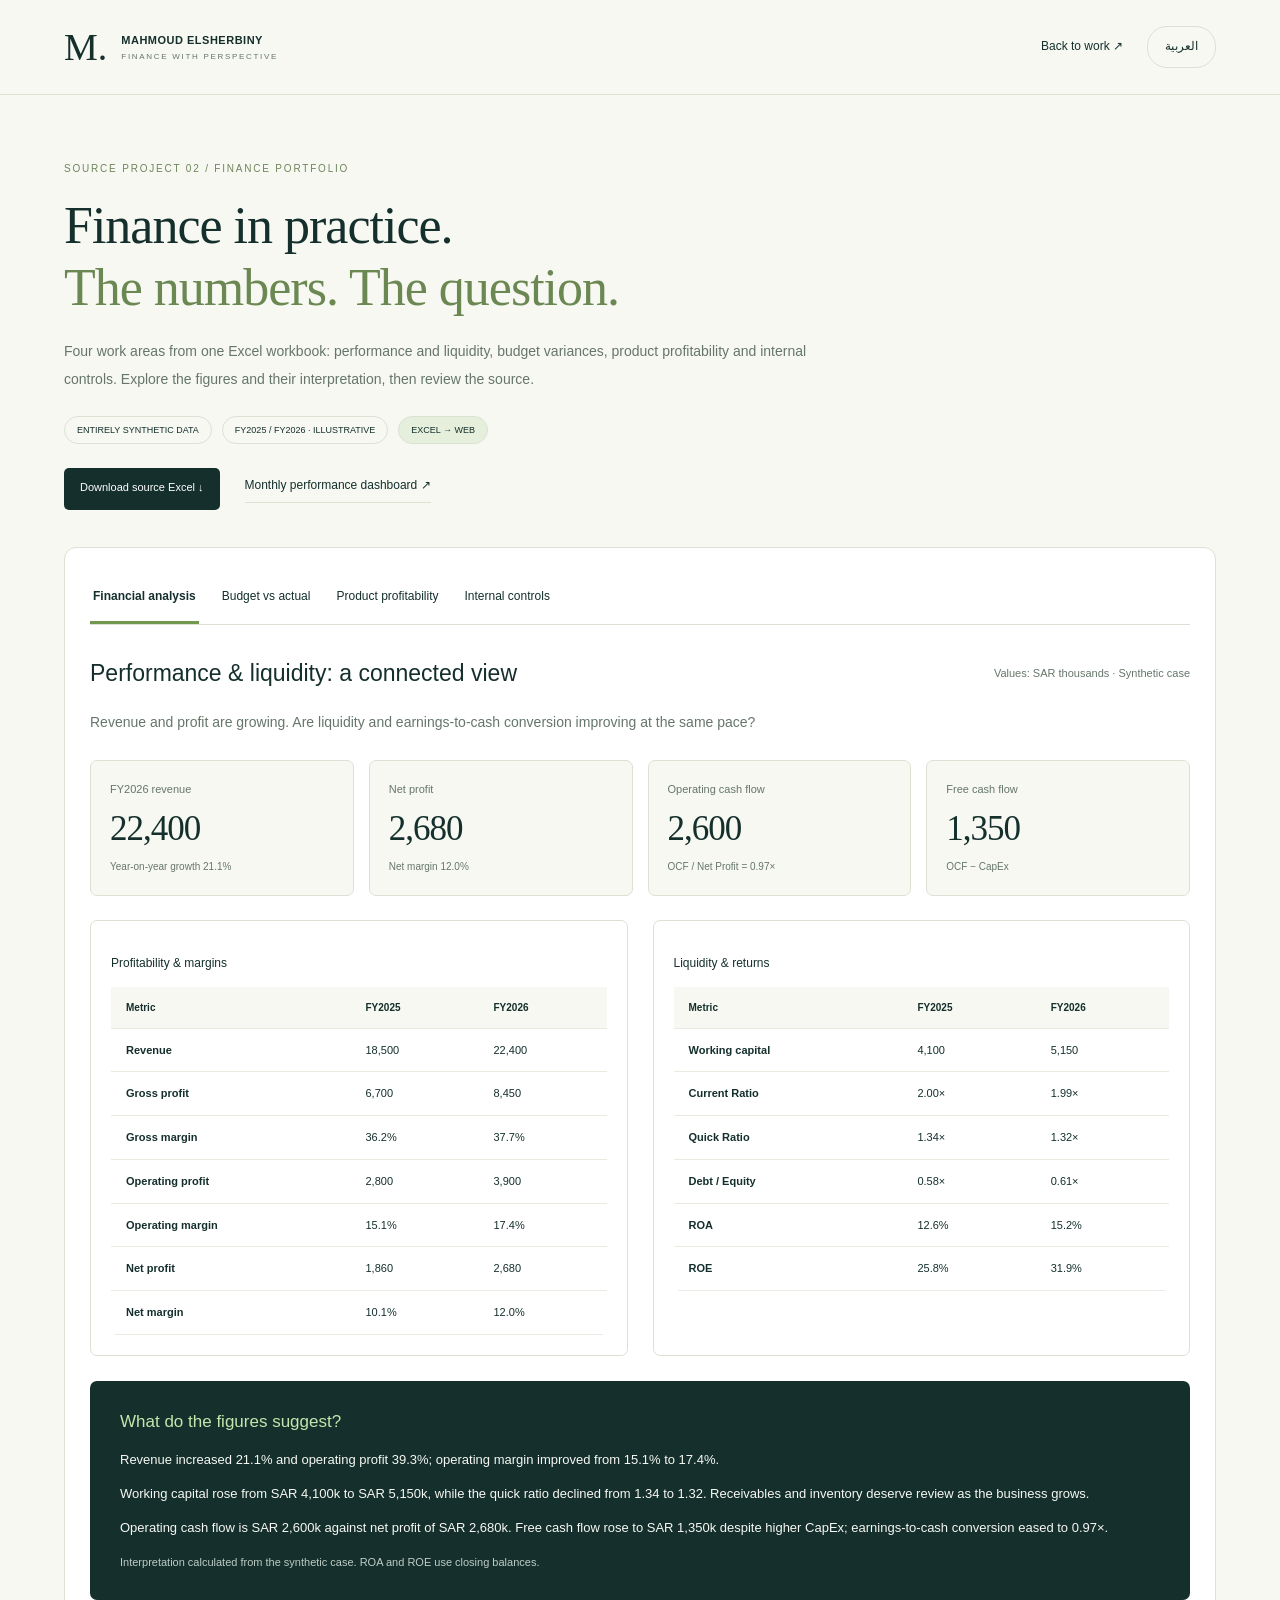
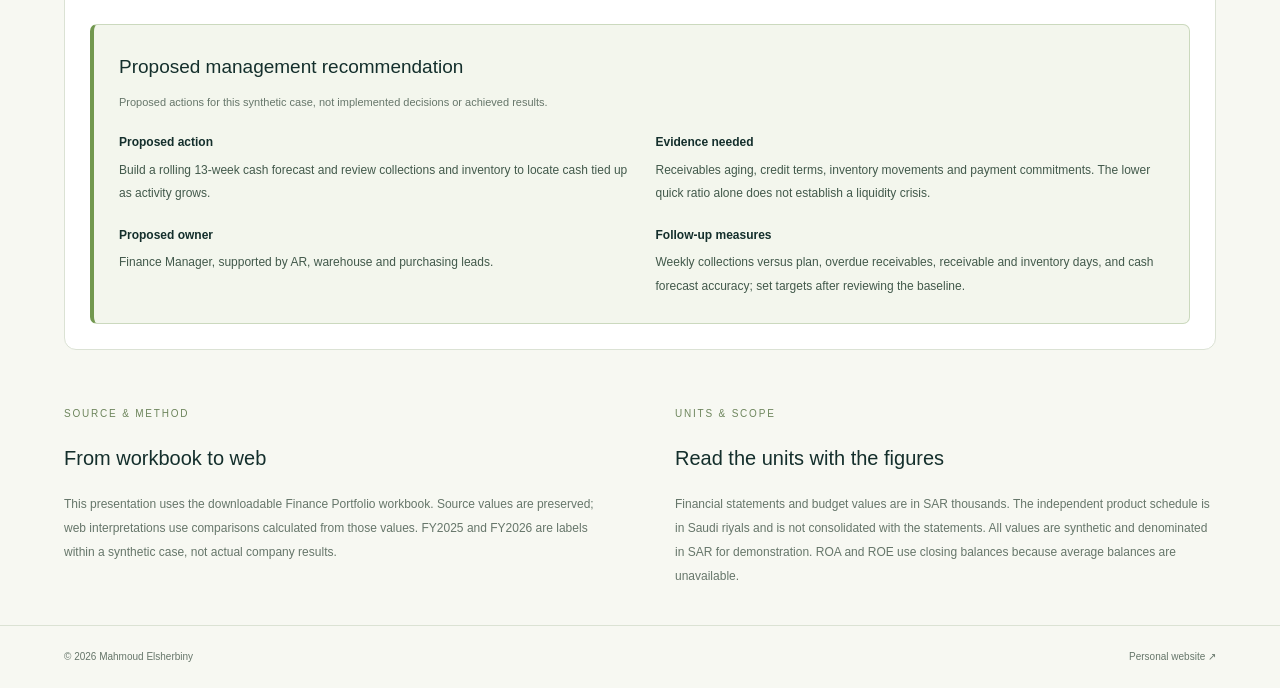
<file: work/finance-case/index.html>
<!doctype html>
<html lang="ar" dir="rtl"><head><base href="../"><meta charset="utf-8"><meta name="viewport" content="width=device-width,initial-scale=1"><meta name="theme-color" content="#142f2c"><meta name="robots" content="index,follow"><meta name="description" content="Financial analysis, budget variances, product profitability and internal control work samples from a synthetic finance portfolio."><title>Finance Portfolio — Mahmoud Elsherbiny</title><link rel="stylesheet" href="dashboard.css"><link rel="stylesheet" href="case.css"><link rel="canonical" href="https://melsherbiny.pp.ua/work/finance-case.html"><meta property="og:type" content="website"><meta property="og:site_name" content="Mahmoud Elsherbiny"><meta property="og:title" content="Finance Portfolio | Mahmoud Elsherbiny"><meta property="og:description" content="Finance leadership, manufacturing costing, Odoo implementation and practical financial analysis. CMA Part 1 passed; Part 2 in progress."><meta property="og:url" content="https://melsherbiny.pp.ua/work/finance-case.html"><meta property="og:image" content="https://melsherbiny.pp.ua/assets/social-preview.jpg"><meta property="og:image:width" content="1200"><meta property="og:image:height" content="630"><meta name="twitter:card" content="summary_large_image"><meta name="twitter:title" content="Finance Portfolio | Mahmoud Elsherbiny"><meta name="twitter:description" content="Finance leadership, manufacturing costing, Odoo implementation and practical financial analysis. CMA Part 1 passed; Part 2 in progress."><meta name="twitter:image" content="https://melsherbiny.pp.ua/assets/social-preview.jpg"></head><body>
<a class="skip" href="/work/finance-case/#main" data-ar="انتقل إلى المحتوى" data-en="Skip to content">انتقل إلى المحتوى</a>
<header><a href="../#work" class="brand" aria-label="Mahmoud Elsherbiny — portfolio">M.<span>MAHMOUD ELSHERBINY<small>FINANCE WITH PERSPECTIVE</small></span></a><div class="nav"><a href="../#work" data-ar="العودة للأعمال ↗" data-en="Back to work ↗">العودة للأعمال ↗</a><button id="lang" aria-label="Switch to English">English</button></div></header>
<main id="main" tabindex="-1"><section class="intro"><div class="eyebrow">SOURCE PROJECT 02 / FINANCE PORTFOLIO</div><h1 data-ar="التحليل المالي.<br><em>الأرقام، والسؤال الإداري.</em>" data-en="Finance in practice.<br><em>The numbers. The question.</em>">التحليل المالي.<br><em>الأرقام، والسؤال الإداري.</em></h1><p data-ar="أربعة مجالات من ملف Excel واحد: تحليل الأداء والسيولة، انحرافات الموازنة، ربحية المنتجات، وتقييم الرقابة الداخلية. استكشف الأرقام وطريقة قراءتها ثم ارجع إلى المصدر." data-en="Four work areas from one Excel workbook: performance and liquidity, budget variances, product profitability and internal controls. Explore the figures and their interpretation, then review the source.">أربعة مجالات من ملف Excel واحد: تحليل الأداء والسيولة، انحرافات الموازنة، ربحية المنتجات، وتقييم الرقابة الداخلية. استكشف الأرقام وطريقة قراءتها ثم ارجع إلى المصدر.</p><div class="tags"><span data-ar="بيانات افتراضية بالكامل" data-en="ENTIRELY SYNTHETIC DATA">بيانات افتراضية بالكامل</span><span>FY2025 / FY2026 · ILLUSTRATIVE</span><span>EXCEL → WEB</span></div><div class="source-actions"><a class="download" href="../downloads/Finance_Portfolio.xlsx" download data-ar="تنزيل ملف Excel المصدر ↓" data-en="Download source Excel ↓">تنزيل ملف Excel المصدر ↓</a><a href="profitability.html" data-ar="لوحة الأداء الشهري ↗" data-en="Monthly performance dashboard ↗">لوحة الأداء الشهري ↗</a></div></section>
<section class="workspace" aria-label="Finance case explorer"><span id="overview" class="route-anchor" aria-hidden="true"></span><span id="budget" class="route-anchor" aria-hidden="true"></span><span id="cost" class="route-anchor" aria-hidden="true"></span><span id="controls" class="route-anchor" aria-hidden="true"></span><div class="tabs" role="tablist" aria-label="Work areas"><button role="tab" id="tab-overview" data-view="overview" aria-controls="case-panel" aria-selected="true" data-ar="التحليل المالي" data-en="Financial analysis">التحليل المالي</button><button role="tab" id="tab-budget" data-view="budget" aria-controls="case-panel" aria-selected="false" tabindex="-1" data-ar="الفعلي والموازنة" data-en="Budget vs actual">الفعلي والموازنة</button><button role="tab" id="tab-cost" data-view="cost" aria-controls="case-panel" aria-selected="false" tabindex="-1" data-ar="ربحية المنتجات" data-en="Product profitability">ربحية المنتجات</button><button role="tab" id="tab-controls" data-view="controls" aria-controls="case-panel" aria-selected="false" tabindex="-1" data-ar="الرقابة الداخلية" data-en="Internal controls">الرقابة الداخلية</button></div><div id="case-panel" role="tabpanel" aria-labelledby="tab-overview" tabindex="0"><p id="loading" role="status" data-ar="جاري تحميل بيانات المصدر…" data-en="Loading source data…">جاري تحميل بيانات المصدر…</p></div></section>
<section class="notes"><article><div class="eyebrow">SOURCE & METHOD</div><h2 data-ar="من الملف إلى العرض" data-en="From workbook to web">من الملف إلى العرض</h2><p data-ar="العرض مبني على ملف Finance Portfolio المتاح للتنزيل. القيم الأصلية محفوظة؛ التحليل والتعليقات على الويب تعتمد على المقارنات المحسوبة منها. سنوات FY2025 وFY2026 تسميات داخل حالة افتراضية، وليست نتائج فعلية لشركة." data-en="This presentation uses the downloadable Finance Portfolio workbook. Source values are preserved; web interpretations use comparisons calculated from those values. FY2025 and FY2026 are labels within a synthetic case, not actual company results.">العرض مبني على ملف Finance Portfolio المتاح للتنزيل. القيم الأصلية محفوظة؛ التحليل والتعليقات على الويب تعتمد على المقارنات المحسوبة منها. سنوات FY2025 وFY2026 تسميات داخل حالة افتراضية، وليست نتائج فعلية لشركة.</p></article><article><div class="eyebrow">UNITS & SCOPE</div><h2 data-ar="اقرأ الوحدات مع الأرقام" data-en="Read the units with the figures">اقرأ الوحدات مع الأرقام</h2><p data-ar="القوائم والموازنة بآلاف الريالات السعودية. نموذج المنتجات جدول مستقل بالريال السعودي، ولا يُجمَع مع القوائم. جميع القيم افتراضية ومقوّمة بالريال لأغراض العرض. العائد على الأصول وحقوق الملكية يستخدم الأرصدة الختامية لعدم توافر متوسطات الأرصدة." data-en="Financial statements and budget values are in SAR thousands. The independent product schedule is in Saudi riyals and is not consolidated with the statements. All values are synthetic and denominated in SAR for demonstration. ROA and ROE use closing balances because average balances are unavailable.">القوائم والموازنة بآلاف الريالات السعودية. نموذج المنتجات جدول مستقل بالريال السعودي، ولا يُجمَع مع القوائم. جميع القيم افتراضية ومقوّمة بالريال لأغراض العرض. العائد على الأصول وحقوق الملكية يستخدم الأرصدة الختامية لعدم توافر متوسطات الأرصدة.</p></article></section>
</main><footer><span>© 2026 Mahmoud Elsherbiny</span><a href="../#work" data-ar="الموقع الشخصي ↗" data-en="Personal website ↗">الموقع الشخصي ↗</a></footer><script src="case.js"></script></body></html>
</file>
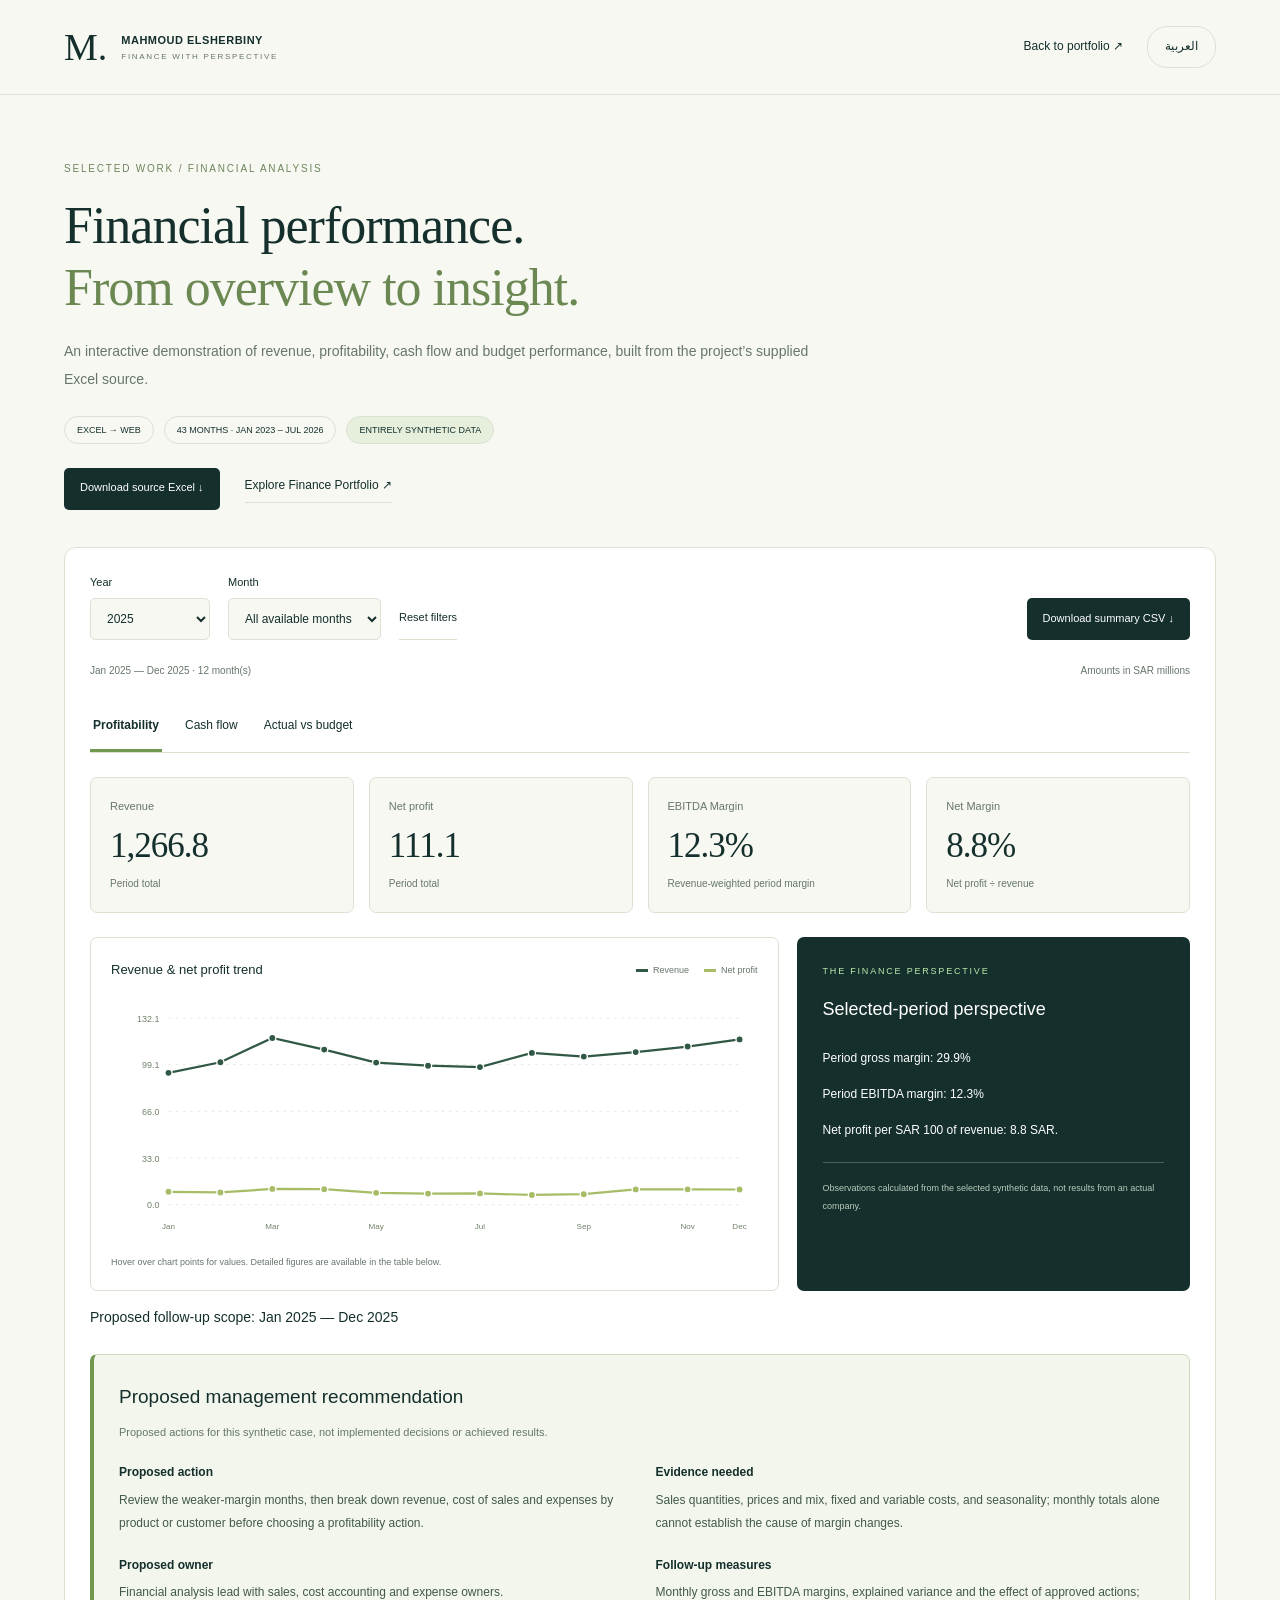
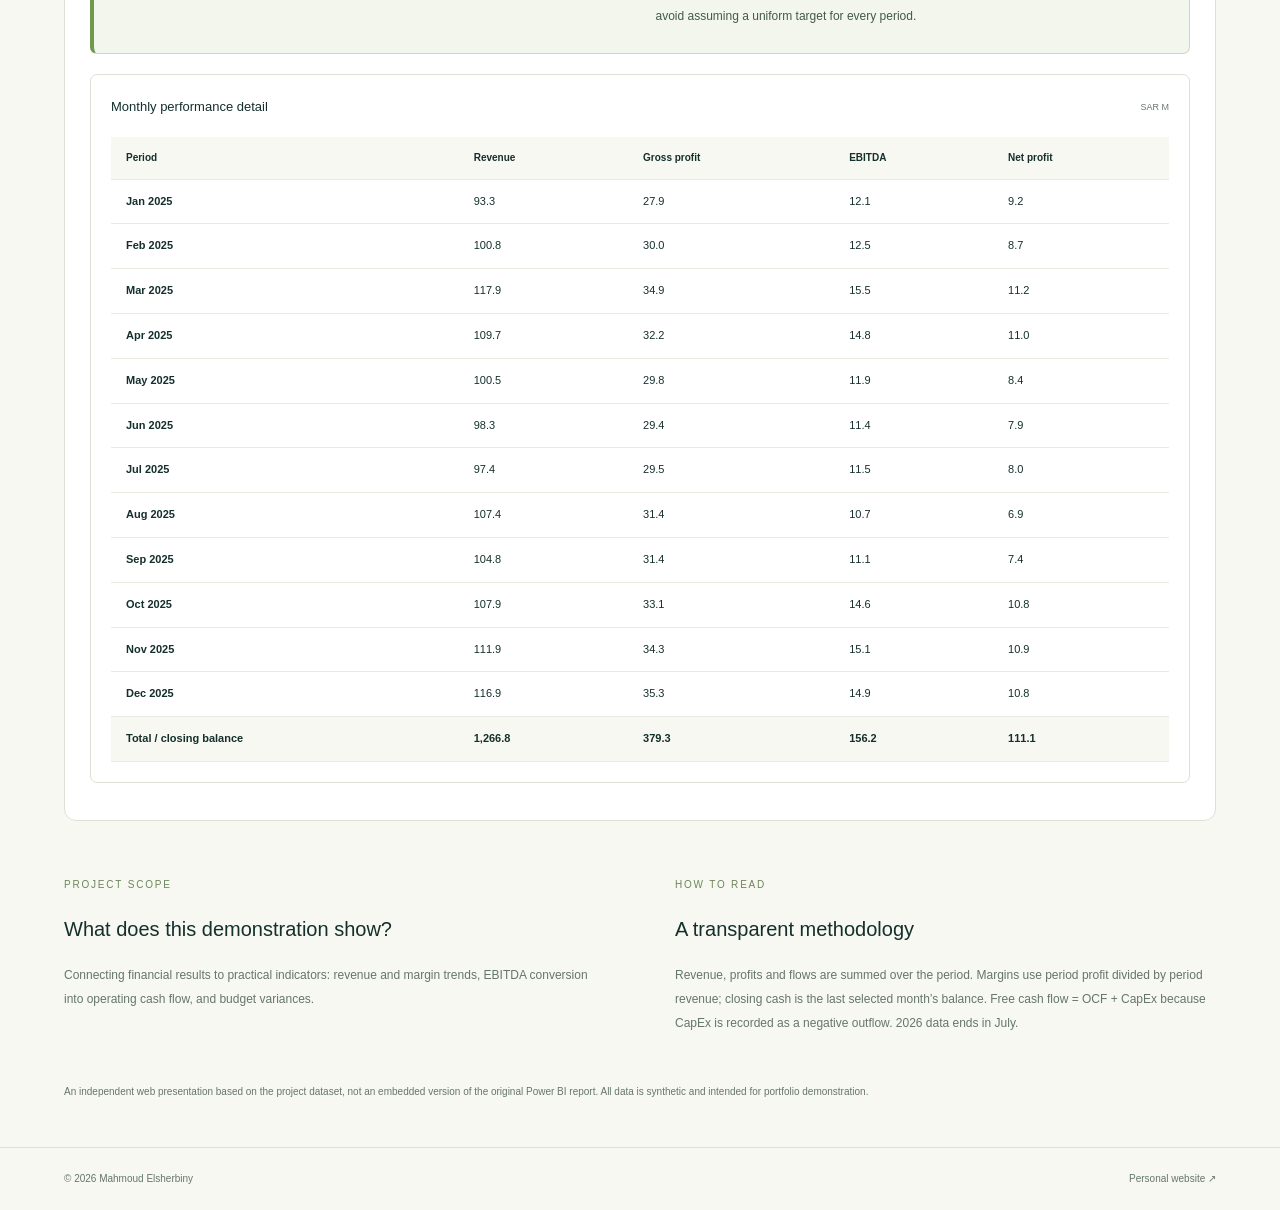
<file: work/profitability/index.html>
<!doctype html><html lang="ar" dir="rtl"><head><base href="../"><meta charset="utf-8"><meta name="viewport" content="width=device-width,initial-scale=1"><meta name="theme-color" content="#142f2c"><meta name="robots" content="index,follow"><meta name="description" content="Interactive financial performance dashboard using synthetic data with year, month and analysis filters."><title>Financial Performance — M.Elsherbiny</title><link rel="stylesheet" href="dashboard.css"><link rel="canonical" href="https://melsherbiny.pp.ua/work/profitability.html"><meta property="og:type" content="website"><meta property="og:site_name" content="Mahmoud Elsherbiny"><meta property="og:title" content="Financial Performance | Mahmoud Elsherbiny"><meta property="og:description" content="Finance leadership, manufacturing costing, Odoo implementation and practical financial analysis. CMA Part 1 passed; Part 2 in progress."><meta property="og:url" content="https://melsherbiny.pp.ua/work/profitability.html"><meta property="og:image" content="https://melsherbiny.pp.ua/assets/social-preview.jpg"><meta property="og:image:width" content="1200"><meta property="og:image:height" content="630"><meta name="twitter:card" content="summary_large_image"><meta name="twitter:title" content="Financial Performance | Mahmoud Elsherbiny"><meta name="twitter:description" content="Finance leadership, manufacturing costing, Odoo implementation and practical financial analysis. CMA Part 1 passed; Part 2 in progress."><meta name="twitter:image" content="https://melsherbiny.pp.ua/assets/social-preview.jpg"></head><body><header><a href="../#work" class="brand">M.<span>MAHMOUD ELSHERBINY<small>FINANCE WITH PERSPECTIVE</small></span></a><div class="nav"><a href="../#work" data-ar="العودة للموقع ↗" data-en="Back to portfolio ↗">العودة للموقع ↗</a><button id="lang">English</button></div></header><main><section class="intro"><div class="eyebrow">SELECTED WORK / FINANCIAL ANALYSIS</div><h1 data-ar="الأداء المالي.<br><em>من نظرة عامة إلى قرار.</em>" data-en="Financial performance.<br><em>From overview to insight.</em>">الأداء المالي.<br><em>من نظرة عامة إلى قرار.</em></h1><p data-ar="نموذج تفاعلي لتحليل الإيرادات والربحية والتدفقات النقدية ومقارنة الأداء بالموازنة، مبني على مصدر Excel المرفق بالمشروع." data-en="An interactive demonstration of revenue, profitability, cash flow and budget performance, built from the project’s supplied Excel source.">نموذج تفاعلي لتحليل الإيرادات والربحية والتدفقات النقدية ومقارنة الأداء بالموازنة، مبني على مصدر Excel المرفق بالمشروع.</p><div class="tags"><span>EXCEL → WEB</span><span>43 MONTHS · JAN 2023 – JUL 2026</span><span data-ar="بيانات افتراضية بالكامل" data-en="ENTIRELY SYNTHETIC DATA">بيانات افتراضية بالكامل</span></div><div class="source-actions"><a class="download" href="../downloads/Performance_Data_Source.xlsx" download data-ar="تنزيل Excel المصدر ↓" data-en="Download source Excel ↓">تنزيل Excel المصدر ↓</a><a href="finance-case.html" data-ar="استكشف Finance Portfolio ↗" data-en="Explore Finance Portfolio ↗">استكشف Finance Portfolio ↗</a></div></section><section class="workspace" aria-label="Financial dashboard"><div class="toolbar"><div class="filters"><label><span data-ar="السنة" data-en="Year">السنة</span><select id="year"><option value="2023">2023</option><option value="2024">2024</option><option value="2025" selected>2025</option><option value="2026">2026</option></select></label><label><span data-ar="الشهر" data-en="Month">الشهر</span><select id="month"></select></label><button id="reset" class="subtle" data-ar="إعادة الضبط" data-en="Reset filters">إعادة الضبط</button></div><button id="download" class="download" data-ar="تنزيل الملخص CSV ↓" data-en="Download summary CSV ↓">تنزيل الملخص CSV ↓</button></div><div class="periodline"><span id="period" aria-live="polite"></span><span data-ar="القيم بمليون ريال سعودي" data-en="Amounts in SAR millions">القيم بمليون ريال سعودي</span></div><div class="tabs" role="tablist" aria-label="Analysis views"><button role="tab" aria-selected="true" aria-controls="analysis" id="tab-profit" data-view="profit" data-ar="الربحية" data-en="Profitability">الربحية</button><button role="tab" aria-selected="false" aria-controls="analysis" id="tab-cash" data-view="cash" data-ar="التدفقات النقدية" data-en="Cash flow" tabindex="-1">التدفقات النقدية</button><button role="tab" aria-selected="false" aria-controls="analysis" id="tab-budget" data-view="budget" data-ar="الفعلي مقابل الموازنة" data-en="Actual vs budget" tabindex="-1">الفعلي مقابل الموازنة</button></div><div id="analysis" role="tabpanel" aria-labelledby="tab-profit"><div class="cards" id="cards"></div><div class="chartgrid"><article class="panel"><div class="panelhead"><h2 id="chartTitle"></h2><span id="legend"></span></div><div id="chart"></div><p class="chartnote" data-ar="مرّر على نقاط الرسم لعرض القيم. البيانات التفصيلية متاحة في الجدول أدناه." data-en="Hover over chart points for values. Detailed figures are available in the table below.">مرّر على نقاط الرسم لعرض القيم. البيانات التفصيلية متاحة في الجدول أدناه.</p></article><aside class="insight"><div class="eyebrow">THE FINANCE PERSPECTIVE</div><h2 data-ar="قراءة للفترة المختارة" data-en="Selected-period perspective">قراءة للفترة المختارة</h2><div id="insights"></div><p class="method" data-ar="ملاحظات محسوبة من البيانات الافتراضية المختارة، وليست نتائج تخص شركة فعلية." data-en="Observations calculated from the selected synthetic data, not results from an actual company.">ملاحظات محسوبة من البيانات الافتراضية المختارة، وليست نتائج تخص شركة فعلية.</p></aside></div><div id="managementPlan"></div><article class="panel detail"><div class="panelhead"><h2 data-ar="تفاصيل الأداء الشهري" data-en="Monthly performance detail">تفاصيل الأداء الشهري</h2><span data-ar="مليون ريال" data-en="SAR M">مليون ريال</span></div><div class="tablewrap" tabindex="0" aria-label="Scrollable monthly data"><table><caption class="sr" data-ar="تفاصيل الفترة المختارة" data-en="Selected-period detail">تفاصيل الفترة المختارة</caption><thead id="thead"></thead><tbody id="tbody"></tbody><tfoot id="tfoot"></tfoot></table></div></article></div><p id="status" role="status"></p></section><section class="notes"><article><div class="eyebrow">PROJECT SCOPE</div><h2 data-ar="ما الذي يوضّحه هذا النموذج؟" data-en="What does this demonstration show?">ما الذي يوضّحه هذا النموذج؟</h2><p data-ar="ربط الأداء المالي بمؤشرات عملية: تطور الإيرادات والهوامش، تحويل EBITDA إلى تدفقات تشغيلية، وأثر الانحرافات عن الموازنة." data-en="Connecting financial results to practical indicators: revenue and margin trends, EBITDA conversion into operating cash flow, and budget variances.">ربط الأداء المالي بمؤشرات عملية: تطور الإيرادات والهوامش، تحويل EBITDA إلى تدفقات تشغيلية، وأثر الانحرافات عن الموازنة.</p></article><article><div class="eyebrow">HOW TO READ</div><h2 data-ar="منهجية واضحة" data-en="A transparent methodology">منهجية واضحة</h2><p data-ar="الإيرادات والأرباح والتدفقات تُجمع للفترة. الهوامش تُحسب بقسمة أرباح الفترة على إيراداتها، ورصيد النقدية هو رصيد آخر شهر مختار. Free Cash Flow = OCF + CapEx، لأن CapEx مسجّل بالسالب. بيانات 2026 متاحة حتى يوليو فقط." data-en="Revenue, profits and flows are summed over the period. Margins use period profit divided by period revenue; closing cash is the last selected month’s balance. Free cash flow = OCF + CapEx because CapEx is recorded as a negative outflow. 2026 data ends in July.">الإيرادات والأرباح والتدفقات تُجمع للفترة. الهوامش تُحسب بقسمة أرباح الفترة على إيراداتها، ورصيد النقدية هو رصيد آخر شهر مختار. Free Cash Flow = OCF + CapEx، لأن CapEx مسجّل بالسالب. بيانات 2026 متاحة حتى يوليو فقط.</p></article></section><p class="disclaimer" data-ar="عرض ويب مستقل مستند إلى بيانات المشروع، وليس تضمينًا لتقرير Power BI الأصلي. جميع البيانات افتراضية لأغراض العرض المهني." data-en="An independent web presentation based on the project dataset, not an embedded version of the original Power BI report. All data is synthetic and intended for portfolio demonstration.">عرض ويب مستقل مستند إلى بيانات المشروع، وليس تضمينًا لتقرير Power BI الأصلي. جميع البيانات افتراضية لأغراض العرض المهني.</p></main><footer><span>© 2026 Mahmoud Elsherbiny</span><a href="../#work" data-ar="الموقع الشخصي ↗" data-en="Personal website ↗">الموقع الشخصي ↗</a></footer><script src="dashboard.js"></script></body></html>
</file>
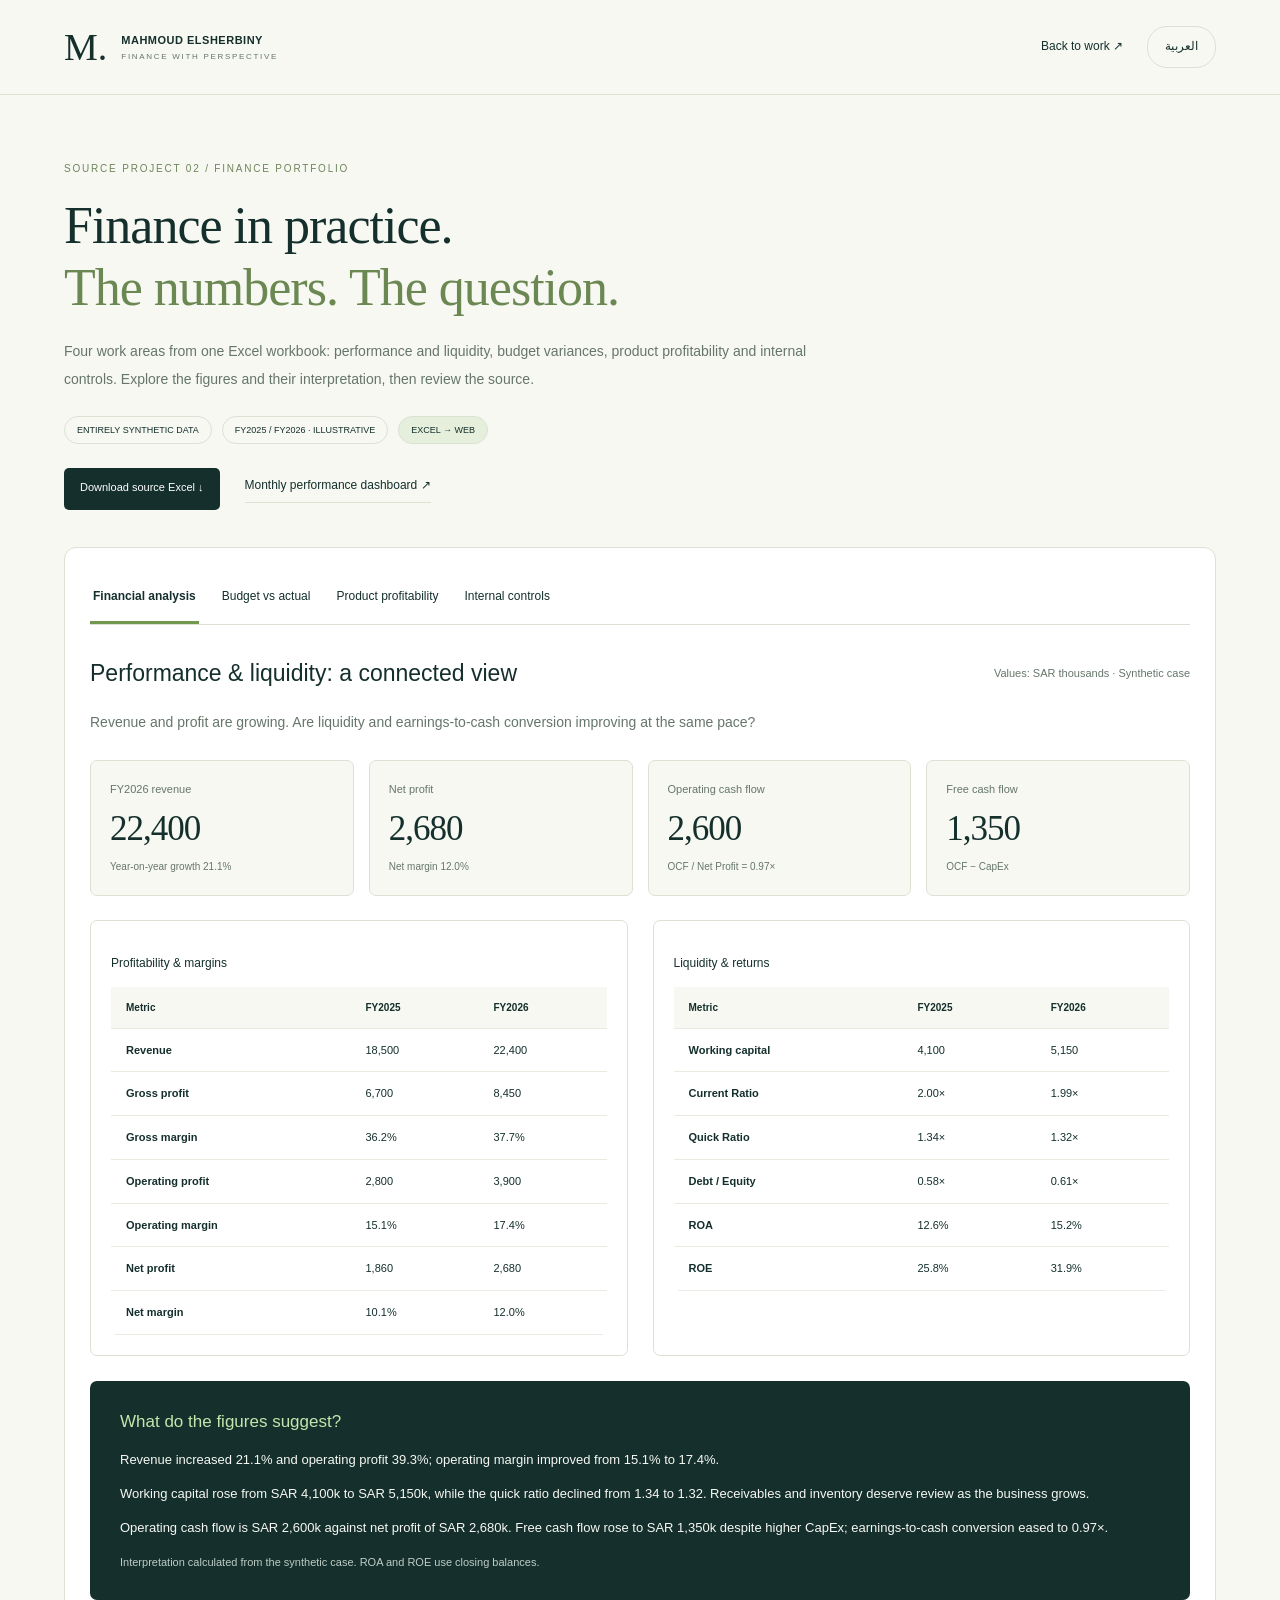
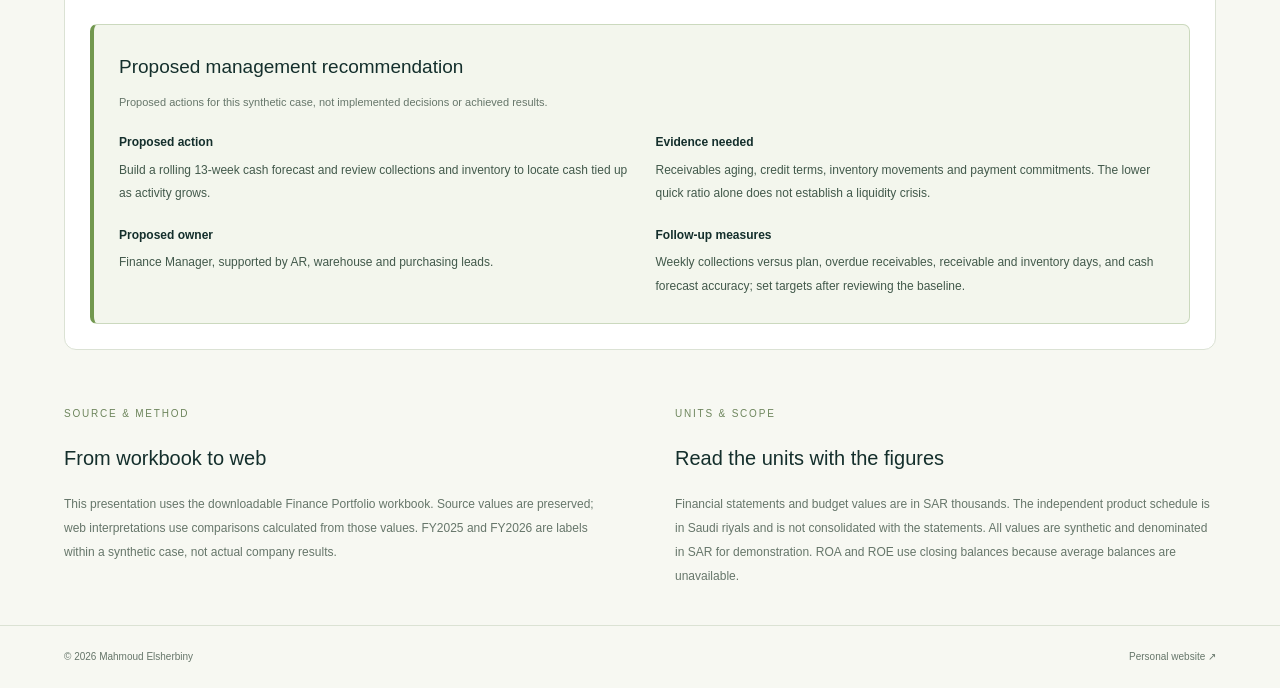
<file: work/finance-case.html>
<!doctype html>
<html lang="ar" dir="rtl"><head><meta charset="utf-8"><meta name="viewport" content="width=device-width,initial-scale=1"><meta name="theme-color" content="#142f2c"><meta name="robots" content="index,follow"><meta name="description" content="Financial analysis, budget variances, product profitability and internal control work samples from a synthetic finance portfolio."><title>Finance Portfolio — Mahmoud Elsherbiny</title><link rel="stylesheet" href="dashboard.css"><link rel="stylesheet" href="case.css"><link rel="canonical" href="https://melsherbiny.pp.ua/work/finance-case.html"><meta property="og:type" content="website"><meta property="og:site_name" content="Mahmoud Elsherbiny"><meta property="og:title" content="Finance Portfolio | Mahmoud Elsherbiny"><meta property="og:description" content="Finance leadership, manufacturing costing, Odoo implementation and practical financial analysis. CMA Part 1 passed; Part 2 in progress."><meta property="og:url" content="https://melsherbiny.pp.ua/work/finance-case.html"><meta property="og:image" content="https://melsherbiny.pp.ua/assets/social-preview.jpg"><meta property="og:image:width" content="1200"><meta property="og:image:height" content="630"><meta name="twitter:card" content="summary_large_image"><meta name="twitter:title" content="Finance Portfolio | Mahmoud Elsherbiny"><meta name="twitter:description" content="Finance leadership, manufacturing costing, Odoo implementation and practical financial analysis. CMA Part 1 passed; Part 2 in progress."><meta name="twitter:image" content="https://melsherbiny.pp.ua/assets/social-preview.jpg"></head><body>
<a class="skip" href="#main" data-ar="انتقل إلى المحتوى" data-en="Skip to content">انتقل إلى المحتوى</a>
<header><a href="../#work" class="brand" aria-label="Mahmoud Elsherbiny — portfolio">M.<span>MAHMOUD ELSHERBINY<small>FINANCE WITH PERSPECTIVE</small></span></a><div class="nav"><a href="../#work" data-ar="العودة للأعمال ↗" data-en="Back to work ↗">العودة للأعمال ↗</a><button id="lang" aria-label="Switch to English">English</button></div></header>
<main id="main" tabindex="-1"><section class="intro"><div class="eyebrow">SOURCE PROJECT 02 / FINANCE PORTFOLIO</div><h1 data-ar="التحليل المالي.<br><em>الأرقام، والسؤال الإداري.</em>" data-en="Finance in practice.<br><em>The numbers. The question.</em>">التحليل المالي.<br><em>الأرقام، والسؤال الإداري.</em></h1><p data-ar="أربعة مجالات من ملف Excel واحد: تحليل الأداء والسيولة، انحرافات الموازنة، ربحية المنتجات، وتقييم الرقابة الداخلية. استكشف الأرقام وطريقة قراءتها ثم ارجع إلى المصدر." data-en="Four work areas from one Excel workbook: performance and liquidity, budget variances, product profitability and internal controls. Explore the figures and their interpretation, then review the source.">أربعة مجالات من ملف Excel واحد: تحليل الأداء والسيولة، انحرافات الموازنة، ربحية المنتجات، وتقييم الرقابة الداخلية. استكشف الأرقام وطريقة قراءتها ثم ارجع إلى المصدر.</p><div class="tags"><span data-ar="بيانات افتراضية بالكامل" data-en="ENTIRELY SYNTHETIC DATA">بيانات افتراضية بالكامل</span><span>FY2025 / FY2026 · ILLUSTRATIVE</span><span>EXCEL → WEB</span></div><div class="source-actions"><a class="download" href="../downloads/Finance_Portfolio.xlsx" download data-ar="تنزيل ملف Excel المصدر ↓" data-en="Download source Excel ↓">تنزيل ملف Excel المصدر ↓</a><a href="profitability.html" data-ar="لوحة الأداء الشهري ↗" data-en="Monthly performance dashboard ↗">لوحة الأداء الشهري ↗</a></div></section>
<section class="workspace" aria-label="Finance case explorer"><span id="overview" class="route-anchor" aria-hidden="true"></span><span id="budget" class="route-anchor" aria-hidden="true"></span><span id="cost" class="route-anchor" aria-hidden="true"></span><span id="controls" class="route-anchor" aria-hidden="true"></span><div class="tabs" role="tablist" aria-label="Work areas"><button role="tab" id="tab-overview" data-view="overview" aria-controls="case-panel" aria-selected="true" data-ar="التحليل المالي" data-en="Financial analysis">التحليل المالي</button><button role="tab" id="tab-budget" data-view="budget" aria-controls="case-panel" aria-selected="false" tabindex="-1" data-ar="الفعلي والموازنة" data-en="Budget vs actual">الفعلي والموازنة</button><button role="tab" id="tab-cost" data-view="cost" aria-controls="case-panel" aria-selected="false" tabindex="-1" data-ar="ربحية المنتجات" data-en="Product profitability">ربحية المنتجات</button><button role="tab" id="tab-controls" data-view="controls" aria-controls="case-panel" aria-selected="false" tabindex="-1" data-ar="الرقابة الداخلية" data-en="Internal controls">الرقابة الداخلية</button></div><div id="case-panel" role="tabpanel" aria-labelledby="tab-overview" tabindex="0"><p id="loading" role="status" data-ar="جاري تحميل بيانات المصدر…" data-en="Loading source data…">جاري تحميل بيانات المصدر…</p></div></section>
<section class="notes"><article><div class="eyebrow">SOURCE & METHOD</div><h2 data-ar="من الملف إلى العرض" data-en="From workbook to web">من الملف إلى العرض</h2><p data-ar="العرض مبني على ملف Finance Portfolio المتاح للتنزيل. القيم الأصلية محفوظة؛ التحليل والتعليقات على الويب تعتمد على المقارنات المحسوبة منها. سنوات FY2025 وFY2026 تسميات داخل حالة افتراضية، وليست نتائج فعلية لشركة." data-en="This presentation uses the downloadable Finance Portfolio workbook. Source values are preserved; web interpretations use comparisons calculated from those values. FY2025 and FY2026 are labels within a synthetic case, not actual company results.">العرض مبني على ملف Finance Portfolio المتاح للتنزيل. القيم الأصلية محفوظة؛ التحليل والتعليقات على الويب تعتمد على المقارنات المحسوبة منها. سنوات FY2025 وFY2026 تسميات داخل حالة افتراضية، وليست نتائج فعلية لشركة.</p></article><article><div class="eyebrow">UNITS & SCOPE</div><h2 data-ar="اقرأ الوحدات مع الأرقام" data-en="Read the units with the figures">اقرأ الوحدات مع الأرقام</h2><p data-ar="القوائم والموازنة بآلاف الريالات السعودية. نموذج المنتجات جدول مستقل بالريال السعودي، ولا يُجمَع مع القوائم. جميع القيم افتراضية ومقوّمة بالريال لأغراض العرض. العائد على الأصول وحقوق الملكية يستخدم الأرصدة الختامية لعدم توافر متوسطات الأرصدة." data-en="Financial statements and budget values are in SAR thousands. The independent product schedule is in Saudi riyals and is not consolidated with the statements. All values are synthetic and denominated in SAR for demonstration. ROA and ROE use closing balances because average balances are unavailable.">القوائم والموازنة بآلاف الريالات السعودية. نموذج المنتجات جدول مستقل بالريال السعودي، ولا يُجمَع مع القوائم. جميع القيم افتراضية ومقوّمة بالريال لأغراض العرض. العائد على الأصول وحقوق الملكية يستخدم الأرصدة الختامية لعدم توافر متوسطات الأرصدة.</p></article></section>
</main><footer><span>© 2026 Mahmoud Elsherbiny</span><a href="../#work" data-ar="الموقع الشخصي ↗" data-en="Personal website ↗">الموقع الشخصي ↗</a></footer><script src="case.js"></script></body></html>
</file>
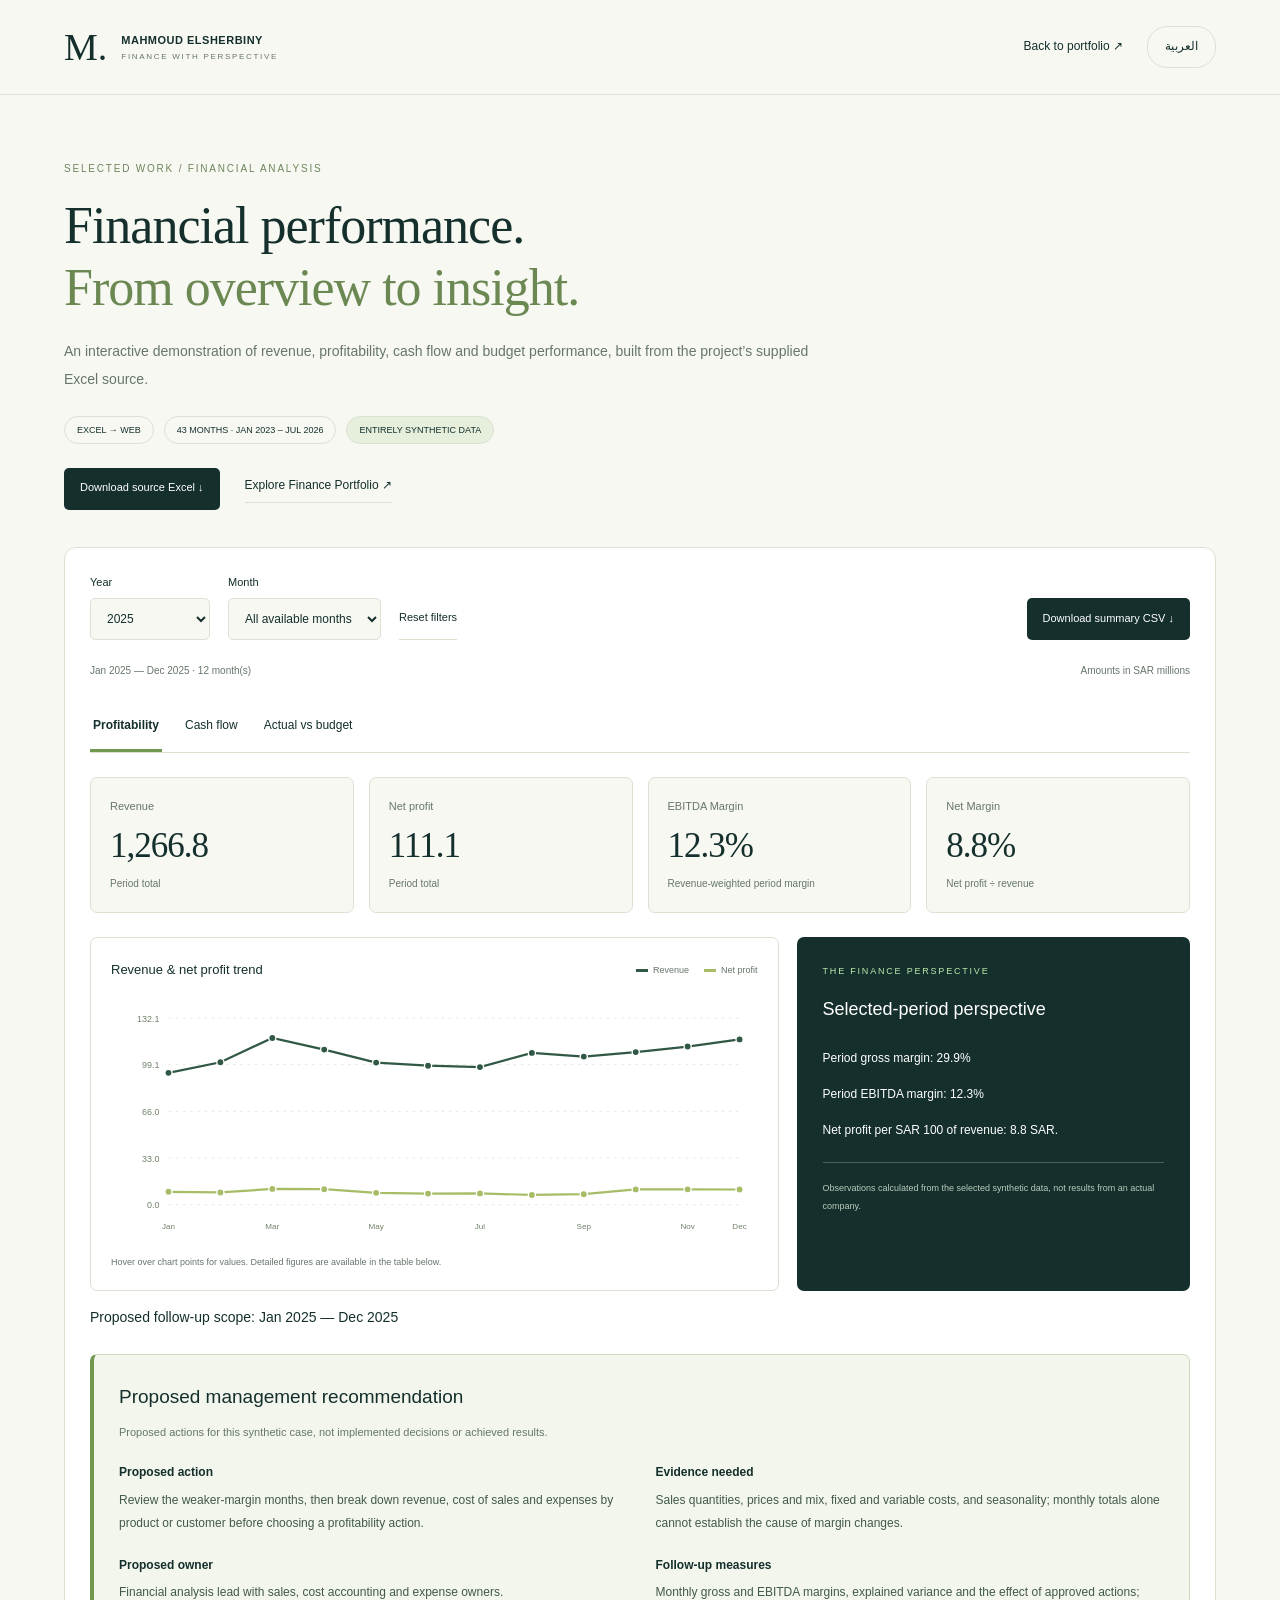
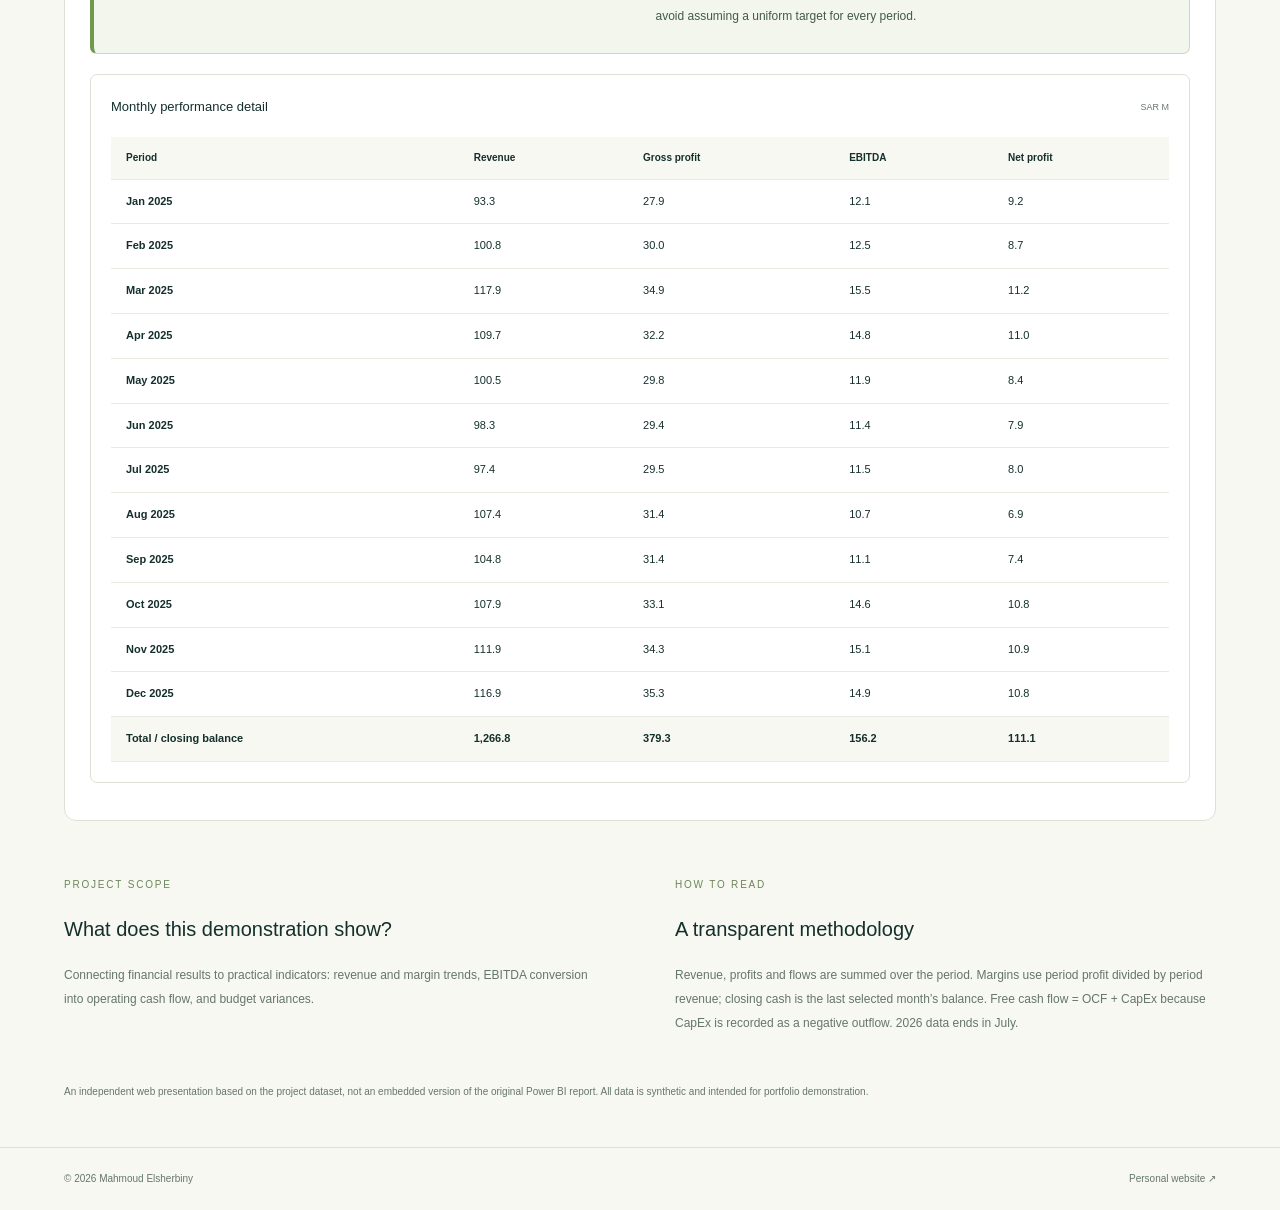
<file: work/profitability.html>
<!doctype html><html lang="ar" dir="rtl"><head><meta charset="utf-8"><meta name="viewport" content="width=device-width,initial-scale=1"><meta name="theme-color" content="#142f2c"><meta name="robots" content="index,follow"><meta name="description" content="Interactive financial performance dashboard using synthetic data with year, month and analysis filters."><title>Financial Performance — M.Elsherbiny</title><link rel="stylesheet" href="dashboard.css"><link rel="canonical" href="https://melsherbiny.pp.ua/work/profitability.html"><meta property="og:type" content="website"><meta property="og:site_name" content="Mahmoud Elsherbiny"><meta property="og:title" content="Financial Performance | Mahmoud Elsherbiny"><meta property="og:description" content="Finance leadership, manufacturing costing, Odoo implementation and practical financial analysis. CMA Part 1 passed; Part 2 in progress."><meta property="og:url" content="https://melsherbiny.pp.ua/work/profitability.html"><meta property="og:image" content="https://melsherbiny.pp.ua/assets/social-preview.jpg"><meta property="og:image:width" content="1200"><meta property="og:image:height" content="630"><meta name="twitter:card" content="summary_large_image"><meta name="twitter:title" content="Financial Performance | Mahmoud Elsherbiny"><meta name="twitter:description" content="Finance leadership, manufacturing costing, Odoo implementation and practical financial analysis. CMA Part 1 passed; Part 2 in progress."><meta name="twitter:image" content="https://melsherbiny.pp.ua/assets/social-preview.jpg"></head><body><header><a href="../#work" class="brand">M.<span>MAHMOUD ELSHERBINY<small>FINANCE WITH PERSPECTIVE</small></span></a><div class="nav"><a href="../#work" data-ar="العودة للموقع ↗" data-en="Back to portfolio ↗">العودة للموقع ↗</a><button id="lang">English</button></div></header><main><section class="intro"><div class="eyebrow">SELECTED WORK / FINANCIAL ANALYSIS</div><h1 data-ar="الأداء المالي.<br><em>من نظرة عامة إلى قرار.</em>" data-en="Financial performance.<br><em>From overview to insight.</em>">الأداء المالي.<br><em>من نظرة عامة إلى قرار.</em></h1><p data-ar="نموذج تفاعلي لتحليل الإيرادات والربحية والتدفقات النقدية ومقارنة الأداء بالموازنة، مبني على مصدر Excel المرفق بالمشروع." data-en="An interactive demonstration of revenue, profitability, cash flow and budget performance, built from the project’s supplied Excel source.">نموذج تفاعلي لتحليل الإيرادات والربحية والتدفقات النقدية ومقارنة الأداء بالموازنة، مبني على مصدر Excel المرفق بالمشروع.</p><div class="tags"><span>EXCEL → WEB</span><span>43 MONTHS · JAN 2023 – JUL 2026</span><span data-ar="بيانات افتراضية بالكامل" data-en="ENTIRELY SYNTHETIC DATA">بيانات افتراضية بالكامل</span></div><div class="source-actions"><a class="download" href="../downloads/Performance_Data_Source.xlsx" download data-ar="تنزيل Excel المصدر ↓" data-en="Download source Excel ↓">تنزيل Excel المصدر ↓</a><a href="finance-case.html" data-ar="استكشف Finance Portfolio ↗" data-en="Explore Finance Portfolio ↗">استكشف Finance Portfolio ↗</a></div></section><section class="workspace" aria-label="Financial dashboard"><div class="toolbar"><div class="filters"><label><span data-ar="السنة" data-en="Year">السنة</span><select id="year"><option value="2023">2023</option><option value="2024">2024</option><option value="2025" selected>2025</option><option value="2026">2026</option></select></label><label><span data-ar="الشهر" data-en="Month">الشهر</span><select id="month"></select></label><button id="reset" class="subtle" data-ar="إعادة الضبط" data-en="Reset filters">إعادة الضبط</button></div><button id="download" class="download" data-ar="تنزيل الملخص CSV ↓" data-en="Download summary CSV ↓">تنزيل الملخص CSV ↓</button></div><div class="periodline"><span id="period" aria-live="polite"></span><span data-ar="القيم بمليون ريال سعودي" data-en="Amounts in SAR millions">القيم بمليون ريال سعودي</span></div><div class="tabs" role="tablist" aria-label="Analysis views"><button role="tab" aria-selected="true" aria-controls="analysis" id="tab-profit" data-view="profit" data-ar="الربحية" data-en="Profitability">الربحية</button><button role="tab" aria-selected="false" aria-controls="analysis" id="tab-cash" data-view="cash" data-ar="التدفقات النقدية" data-en="Cash flow" tabindex="-1">التدفقات النقدية</button><button role="tab" aria-selected="false" aria-controls="analysis" id="tab-budget" data-view="budget" data-ar="الفعلي مقابل الموازنة" data-en="Actual vs budget" tabindex="-1">الفعلي مقابل الموازنة</button></div><div id="analysis" role="tabpanel" aria-labelledby="tab-profit"><div class="cards" id="cards"></div><div class="chartgrid"><article class="panel"><div class="panelhead"><h2 id="chartTitle"></h2><span id="legend"></span></div><div id="chart"></div><p class="chartnote" data-ar="مرّر على نقاط الرسم لعرض القيم. البيانات التفصيلية متاحة في الجدول أدناه." data-en="Hover over chart points for values. Detailed figures are available in the table below.">مرّر على نقاط الرسم لعرض القيم. البيانات التفصيلية متاحة في الجدول أدناه.</p></article><aside class="insight"><div class="eyebrow">THE FINANCE PERSPECTIVE</div><h2 data-ar="قراءة للفترة المختارة" data-en="Selected-period perspective">قراءة للفترة المختارة</h2><div id="insights"></div><p class="method" data-ar="ملاحظات محسوبة من البيانات الافتراضية المختارة، وليست نتائج تخص شركة فعلية." data-en="Observations calculated from the selected synthetic data, not results from an actual company.">ملاحظات محسوبة من البيانات الافتراضية المختارة، وليست نتائج تخص شركة فعلية.</p></aside></div><div id="managementPlan"></div><article class="panel detail"><div class="panelhead"><h2 data-ar="تفاصيل الأداء الشهري" data-en="Monthly performance detail">تفاصيل الأداء الشهري</h2><span data-ar="مليون ريال" data-en="SAR M">مليون ريال</span></div><div class="tablewrap" tabindex="0" aria-label="Scrollable monthly data"><table><caption class="sr" data-ar="تفاصيل الفترة المختارة" data-en="Selected-period detail">تفاصيل الفترة المختارة</caption><thead id="thead"></thead><tbody id="tbody"></tbody><tfoot id="tfoot"></tfoot></table></div></article></div><p id="status" role="status"></p></section><section class="notes"><article><div class="eyebrow">PROJECT SCOPE</div><h2 data-ar="ما الذي يوضّحه هذا النموذج؟" data-en="What does this demonstration show?">ما الذي يوضّحه هذا النموذج؟</h2><p data-ar="ربط الأداء المالي بمؤشرات عملية: تطور الإيرادات والهوامش، تحويل EBITDA إلى تدفقات تشغيلية، وأثر الانحرافات عن الموازنة." data-en="Connecting financial results to practical indicators: revenue and margin trends, EBITDA conversion into operating cash flow, and budget variances.">ربط الأداء المالي بمؤشرات عملية: تطور الإيرادات والهوامش، تحويل EBITDA إلى تدفقات تشغيلية، وأثر الانحرافات عن الموازنة.</p></article><article><div class="eyebrow">HOW TO READ</div><h2 data-ar="منهجية واضحة" data-en="A transparent methodology">منهجية واضحة</h2><p data-ar="الإيرادات والأرباح والتدفقات تُجمع للفترة. الهوامش تُحسب بقسمة أرباح الفترة على إيراداتها، ورصيد النقدية هو رصيد آخر شهر مختار. Free Cash Flow = OCF + CapEx، لأن CapEx مسجّل بالسالب. بيانات 2026 متاحة حتى يوليو فقط." data-en="Revenue, profits and flows are summed over the period. Margins use period profit divided by period revenue; closing cash is the last selected month’s balance. Free cash flow = OCF + CapEx because CapEx is recorded as a negative outflow. 2026 data ends in July.">الإيرادات والأرباح والتدفقات تُجمع للفترة. الهوامش تُحسب بقسمة أرباح الفترة على إيراداتها، ورصيد النقدية هو رصيد آخر شهر مختار. Free Cash Flow = OCF + CapEx، لأن CapEx مسجّل بالسالب. بيانات 2026 متاحة حتى يوليو فقط.</p></article></section><p class="disclaimer" data-ar="عرض ويب مستقل مستند إلى بيانات المشروع، وليس تضمينًا لتقرير Power BI الأصلي. جميع البيانات افتراضية لأغراض العرض المهني." data-en="An independent web presentation based on the project dataset, not an embedded version of the original Power BI report. All data is synthetic and intended for portfolio demonstration.">عرض ويب مستقل مستند إلى بيانات المشروع، وليس تضمينًا لتقرير Power BI الأصلي. جميع البيانات افتراضية لأغراض العرض المهني.</p></main><footer><span>© 2026 Mahmoud Elsherbiny</span><a href="../#work" data-ar="الموقع الشخصي ↗" data-en="Personal website ↗">الموقع الشخصي ↗</a></footer><script src="dashboard.js"></script></body></html>
</file>
<file: site.css>
.skip{position:fixed;top:-100px;inset-inline-start:16px;z-index:80;background:var(--ink);color:white;padding:10px 20px}.skip:focus{top:12px}.navlinks a{position:relative;white-space:nowrap}.navlinks a[aria-current=true]{color:#466f35}.navlinks a[aria-current=true]:after{content:'';position:absolute;bottom:-10px;left:0;right:0;height:2px;background:#7a9e59}.menu-toggle{display:none;border:1px solid var(--line);border-radius:5px;background:transparent;padding:7px 11px;min-height:42px;min-width:44px;font-size:12px}.navlinks{gap:22px}.herorole{font-size:12px;color:#c7d9c9;margin-top:18px}.herorole b{display:block;font-size:17px;color:white;font-weight:500}.hero .eyebrow{font-size:9px}.herogrid{min-height:640px}.profile-facts{display:grid;grid-template-columns:1fr 1fr;gap:0 24px;border-top:1px solid var(--line);margin-top:25px}.profile-facts div{padding:14px 0;border-bottom:1px solid var(--line)}.profile-facts dt{font-size:10px;color:var(--muted)}.profile-facts dd{font-size:12px;margin:5px 0 0;color:var(--ink)}.aboutcopy p:first-child{margin-top:0}.about-identity img{width:144px;height:144px}.cma-statuses{display:grid;grid-template-columns:1fr 1fr;gap:18px;margin-bottom:30px}.cma-status{border:1px solid var(--line);padding:23px 26px;border-radius:7px;background:white;display:grid;grid-template-columns:1fr auto;align-items:center;gap:10px}.cma-status b{display:block;font:24px Georgia;direction:ltr;text-align:start}.cma-status p{font-size:12px;color:var(--muted);margin:7px 0 0}.cma-status span{font-size:11px;border-radius:20px;padding:5px 13px;background:#e5efdc;white-space:nowrap}.cma-status.pending span{background:#f5edda;color:#79602c}.knowledge-details{border-top:1px solid var(--line);padding-top:18px}.knowledge-details summary{cursor:pointer;font-size:13px;padding:8px 0}.knowledge-details .expertgrid{margin-top:25px}.knowledge-details .expert p{font-size:12px}.project-intro{margin-bottom:30px;font-size:12px;color:var(--muted);max-width:800px}.work-toolbar{display:flex;gap:25px;align-items:center;justify-content:space-between;border-top:1px solid var(--line);padding:22px 0}.work-filters{display:flex;flex-wrap:wrap;gap:9px}.work-filters button{background:transparent;border:1px solid var(--line);padding:8px 16px;border-radius:25px;font-size:12px;min-height:42px;color:var(--ink)}.work-filters button[aria-pressed=true]{color:var(--paper);background:var(--ink);border-color:var(--ink)}.work-count{font-size:11px;color:var(--muted);white-space:nowrap}.work-grid{display:grid;grid-template-columns:1fr 1fr;gap:22px}.project-card{border:1px solid var(--line);border-radius:8px;background:#fff;overflow:hidden;display:flex;flex-direction:column;transition:transform .2s,box-shadow .2s}.project-card:hover{transform:translateY(-4px);box-shadow:0 10px 25px #142f2c0d}.project-card[hidden]{display:none}.project-card.featured{grid-column:1/-1;display:grid;grid-template-columns:1fr 1fr;background:#edf0e7}.project-visual{padding:25px 32px;background:#edf0e7;min-height:172px;display:flex;flex-direction:column;justify-content:space-between;direction:ltr;color:var(--ink);overflow:hidden}.project-card:nth-child(3) .project-visual{background:#efebdf}.project-card:nth-child(4) .project-visual{background:#e4ece8}.project-card:nth-child(5) .project-visual{background:#e9e8ef}.project-visual small{font:10px/1.5 Arial;letter-spacing:1px;color:#596e58}.project-visual strong{font:48px/1 Georgia;letter-spacing:-1px;margin:12px 0}.project-visual .visual-caption{font:11px/1.6 Arial;letter-spacing:0}.mini-bars{display:flex;align-items:flex-end;gap:11px;height:70px}.mini-bars span{display:block;flex:1;max-width:60px;background:#325d46;border-radius:3px 3px 0 0}.mini-bars span:nth-child(even){background:#a9c18d}.project-body{padding:27px 30px;display:flex;flex-direction:column;align-items:flex-start;flex:1}.project-type{font-size:9px;letter-spacing:1px;color:#6c825e}.project-body h3{font-size:21px;line-height:1.5;font-weight:500;margin:13px 0 10px}.project-body p{font-size:12px;line-height:2;color:var(--muted);margin:0 0 19px}.project-tags{display:flex;gap:7px;flex-wrap:wrap;margin-top:auto;padding-bottom:20px}.project-tags span{font-size:9px;border:1px solid var(--line);border-radius:20px;padding:3px 10px}.project-body a{font-size:12px;border-bottom:1px solid #71915e;padding-bottom:6px;min-height:37px}.project-body a:hover{color:#4b7439}.project-note{font-size:11px;color:var(--muted);margin-top:20px}.workfeature{display:none}.foot{align-items:center}.top .nav{gap:18px}.brand{flex:none}.sectionhead p{font-size:14px}.expert p{font-size:13px}.contact-links{display:flex;gap:18px;align-items:center;justify-content:center;flex-wrap:wrap}.contact-links .textlink{font-size:12px}.roleline{font-size:13px;color:var(--muted);margin-top:0}.journey .job{padding:22px 0}.job h3{font-size:16px}.job p{font-size:13px}.job .jobdate{font-size:10px;color:#789164;margin-bottom:7px}.sectionnav{font-size:11px;display:flex;gap:20px;flex-wrap:wrap;margin-top:25px;color:var(--muted)}.study-note{line-height:2}.project-note a{text-decoration:underline;text-underline-offset:3px}a,button{-webkit-tap-highlight-color:transparent}section{scroll-margin-top:22px}.brand small{letter-spacing:1.1px}.status-dot{display:inline-block;width:6px;height:6px;background:#739b56;border-radius:50%;margin-inline-end:6px}
@media(max-width:1100px){.navlinks{gap:14px;font-size:11px}.wrap{padding-left:28px;padding-right:28px}.brand small{font-size:8px}.navtools{gap:12px}}
@media(max-width:850px){.nav{height:76px;flex-wrap:nowrap}.menu-toggle{display:block}.navlinks{display:none;position:absolute;top:75px;left:0;right:0;background:var(--paper);border-bottom:1px solid var(--line);padding:15px 28px;box-shadow:0 10px 15px #142f2c0d}.navlinks.open{display:flex;flex-direction:column;gap:0}.navlinks a{display:block;padding:11px 0;font-size:14px}.navlinks a[aria-current=true]:after{display:none}.navtools{margin-inline-start:auto}.navtools .li{display:none}.hero h1,html[dir=ltr] h1{font-size:46px}.herogrid{gap:35px}.project-body{padding:24px}.project-visual{padding:25px}.work-toolbar{align-items:flex-start;gap:15px}.cma-status{padding:20px;grid-template-columns:1fr}.expertgrid{grid-template-columns:repeat(2,1fr)}}
@media(max-width:600px){.wrap{padding-left:22px;padding-right:22px}.nav{gap:10px}.brand strong{font-size:10px}.brand small{font-size:7px;letter-spacing:.5px}.mark{width:35px;height:35px;font-size:21px}.brand{gap:8px}.navtools{gap:8px}.lang{padding:7px 11px;min-height:42px;font-size:11px}.menu-toggle{font-size:11px;padding:7px 9px}.herogrid{min-height:0;gap:40px}.hero h1,html[dir=ltr] h1{font-size:39px}.hero .eyebrow{font-size:8px;letter-spacing:1px}.herorole{font-size:11px}.herorole b{font-size:15px}.hero .visual{margin-top:5px}.smallnote{flex-wrap:wrap;gap:12px}.project-card.featured{display:flex;grid-column:auto}.project-card.featured .project-visual{order:-1}.work-grid{grid-template-columns:1fr;gap:20px}.project-visual{min-height:150px}.project-visual strong{font-size:40px}.work-toolbar{display:block}.work-count{margin:16px 0 0}.work-filters{gap:7px}.work-filters button{padding:8px 13px;font-size:11px}.project-body h3{font-size:20px}.cma-statuses{gap:12px;grid-template-columns:1fr}.cma-status{grid-template-columns:1fr auto;padding:19px}.cma-status b{font-size:23px}.profile-facts{gap:0 18px}.profile-facts dd{font-size:11px}.about-identity img{width:112px;height:112px}.sectionhead h2{font-size:28px}.sectionhead p{font-size:13px}.expertgrid{grid-template-columns:1fr}.expert{margin-inline-end:0;padding:20px 0}.expert h3{font-size:16px}.expert p{font-size:13px}.visual:after{max-width:100%}.float{right:-2px}.sectionnav{gap:15px}.contact h2{font-size:29px}.contact-links{gap:18px}.actions{flex-wrap:wrap}.stats .stat:nth-last-child(-n+2){border-bottom:0}.stats .stat:nth-child(2n){border-inline-end:0}.toTop{min-height:44px}.foot{padding-top:14px;padding-bottom:14px}.job p{font-size:12px}}
/* Professional experience cases */
.case-grid{display:grid;grid-template-columns:repeat(2,minmax(0,1fr));gap:24px;margin-top:40px}.case-card{background:#fff;border:1px solid var(--line);border-radius:8px;padding:30px;scroll-margin-top:110px}.case-card:target{border-color:#6b8f53;box-shadow:0 0 0 3px #c2e7ac66}.case-top{display:flex;align-items:center;justify-content:space-between;gap:20px}.case-sector{font-size:11px;color:var(--muted)}.case-number{font:35px Georgia,serif;color:#345c40;white-space:nowrap}.case-card h3{font-size:21px;line-height:1.6;margin:20px 0 12px}.case-card p{font-size:13px;color:var(--muted);line-height:2;margin:0 0 20px}.case-details{border-top:1px solid var(--line);padding-top:14px}.case-details summary{font-size:12px;cursor:pointer;min-height:44px;padding:8px 0}.case-detail-body{padding-top:10px}.case-detail-body h4{font-size:13px;margin:14px 0 5px}.case-detail-body p{margin-bottom:12px}.case-jump{display:inline-block;border-bottom:1px solid #71915e;font-size:11px;min-height:40px;padding:6px 0}.contact-links a{overflow-wrap:anywhere;max-width:100%}.num{direction:ltr}.aboutcopy p{line-height:2}.stats{align-items:stretch}.stats .stat{display:flex;flex-direction:column}.stat .case-jump{align-self:flex-start;margin-top:auto}.hero h1{font-size:clamp(36px,4vw,57px)}.case-details summary:focus-visible{outline:3px solid #80aa50;outline-offset:3px}.case-details[open] summary{color:#466f35}.contact .wrap{max-width:1050px}
@media(max-width:700px){.case-grid{grid-template-columns:1fr;gap:18px;margin-top:28px}.case-card{padding:23px}.case-card h3{font-size:20px}.case-number{font-size:31px}.case-card p{font-size:13px}.hero h1,html[dir=ltr] .hero h1{font-size:36px}.contact-links .btn{font-size:12px;padding:13px 17px}.stats .num{font-size:43px}}
@media(prefers-reduced-motion:reduce){html{scroll-behavior:auto}*,*:before,*:after{transition:none!important;animation:none!important}}
.project-card.featured[hidden]{display:none}.case-grid{align-items:start}

.hero .actions{flex-wrap:wrap;gap:20px}.hero .actions .textlink{white-space:nowrap}.project-card.featured .project-visual strong{font-size:clamp(29px,3.5vw,46px);line-height:1.25}html[dir=rtl] .project-card.featured .project-visual{direction:rtl}.stats .stat .num{overflow-wrap:anywhere}

/* Keep the identity and both navigation controls within narrow phone screens. */
@media(max-width:360px){.top .nav{padding-inline:16px;gap:8px}.top .brand{flex:1;min-width:0}.top .brand>span:last-child{min-width:0;overflow-wrap:anywhere}.top .mark,.top .navtools{flex-shrink:0}.top .brand strong{font-size:9px}.top .brand small{font-size:6px;letter-spacing:0}}
</file>
<file: work/dashboard.css>
:root{--ink:#142f2c;--muted:#66766a;--green:#c2e7ac;--line:#dbe2d4;--paper:#f7f8f2}*{box-sizing:border-box}body{margin:0;background:var(--paper);color:var(--ink);font:14px/1.8 Tahoma,Arial,sans-serif}a{color:inherit;text-decoration:none}button,select{font:inherit;color:inherit}button{cursor:pointer}a:focus-visible,button:focus-visible,select:focus-visible,.tablewrap:focus-visible{outline:3px solid #83a755;outline-offset:4px}header{display:flex;justify-content:space-between;align-items:center;gap:25px;padding:25px 5%;border-bottom:1px solid var(--line)}.brand{display:flex;gap:14px;align-items:center;font:38px Georgia}.brand span{font:bold 11px Arial;letter-spacing:.5px}.brand small{display:block;font:8px Arial;letter-spacing:1.7px;margin-top:6px;color:var(--muted)}.nav{display:flex;align-items:center;gap:24px;font-size:12px}.nav button{background:none;border:1px solid var(--line);border-radius:20px;padding:5px 17px}main{max-width:1300px;margin:auto;padding:0 5%}.intro{padding:65px 0 37px;max-width:860px}.eyebrow{font-size:10px;letter-spacing:1.8px;color:#6d855c}.intro h1{font-size:42px;line-height:1.6;font-weight:500;letter-spacing:-1px;margin:17px 0}.intro em{font-style:normal;color:#6b8853}.intro p{color:var(--muted);max-width:760px;line-height:2}.tags{display:flex;gap:10px;flex-wrap:wrap;margin-top:23px}.tags span{font-size:9px;border:1px solid var(--line);border-radius:20px;padding:5px 12px}.tags span:last-child{background:#e6efdc}.workspace{background:white;border:1px solid var(--line);border-radius:12px;padding:25px}.toolbar,.filters{display:flex;align-items:end;gap:18px}.toolbar{justify-content:space-between;flex-wrap:wrap}label{display:flex;flex-direction:column;gap:5px;font-size:11px}select{background:var(--paper);border:1px solid var(--line);border-radius:5px;min-width:120px;padding:8px 12px;font-size:12px}.subtle{background:none;border:0;border-bottom:1px solid var(--line);font-size:11px;padding:9px 0}.download{background:var(--ink);color:white;border:0;border-radius:5px;padding:10px 16px;font-size:11px}.periodline{display:flex;justify-content:space-between;gap:16px;flex-wrap:wrap;color:var(--muted);font-size:10px;margin:22px 0}.tabs{display:flex;border-bottom:1px solid var(--line);gap:20px;overflow:auto}.tabs button{padding:13px 3px;background:none;border:0;border-bottom:3px solid transparent;font-size:12px;white-space:nowrap}.tabs button[aria-selected=true]{border-bottom-color:#72984f;font-weight:bold}.cards{display:grid;grid-template-columns:repeat(4,1fr);gap:15px;margin:24px 0}.card{background:var(--paper);border:1px solid var(--line);border-radius:7px;padding:19px}.card .label{font-size:11px;color:var(--muted)}.card strong{display:block;font:35px Georgia;direction:ltr;text-align:start;margin-top:9px;letter-spacing:-1px}.card small{font-size:10px;display:block;margin-top:9px;color:var(--muted)}.chartgrid{display:grid;grid-template-columns:1.75fr 1fr;gap:18px}.panel{border:1px solid var(--line);border-radius:7px;padding:20px;min-width:0}.panelhead{display:flex;align-items:center;justify-content:space-between;gap:14px;flex-wrap:wrap;margin-bottom:18px}.panelhead h2{font-size:13px;font-weight:500;margin:0}.panelhead span{font-size:9px;color:var(--muted)}#legend{display:flex;gap:15px}.key:before{display:inline-block;content:'';width:12px;height:3px;vertical-align:middle;margin-inline-end:5px;background:var(--key)}.chartsvg{width:100%;height:auto;display:block;direction:ltr}.chartnote{font-size:9px;color:var(--muted);margin:12px 0 0}.insight{padding:26px;background:var(--ink);color:white;border-radius:7px}.insight .eyebrow{color:var(--green);font-size:9px}.insight h2{font-size:18px;font-weight:500;margin:14px 0 20px}.insight p{font-size:12px;line-height:2}.insight .method{font-size:9px;color:#bacbbd;border-top:1px solid #496055;padding-top:16px;margin-top:20px}.detail{margin-top:20px}.tablewrap{overflow:auto}table{border-collapse:collapse;width:100%;white-space:nowrap;font-size:11px}th,td{padding:12px 15px;text-align:start;border-bottom:1px solid #e7ebe2}thead{background:var(--paper);font-size:10px}td.number{direction:ltr;font-variant-numeric:tabular-nums}tfoot{font-weight:bold;background:var(--paper)}.good{color:#387036}.bad{color:#a64a3f}.notes{display:grid;grid-template-columns:1fr 1fr;gap:70px;padding:55px 0 25px}.notes h2{font-size:20px;font-weight:500}.notes p,.disclaimer{font-size:12px;color:var(--muted);line-height:2}.disclaimer{font-size:10px;padding-bottom:35px}.sr{position:absolute;height:1px;width:1px;overflow:hidden;clip:rect(0,0,0,0)}footer{border-top:1px solid var(--line);padding:22px 5%;display:flex;justify-content:space-between;font-size:10px;color:var(--muted)}#status{font-size:12px;color:#a64a3f}html[dir=ltr] .intro h1{font-family:Georgia,serif;line-height:1.2;font-size:52px}@media(max-width:850px){.chartgrid{grid-template-columns:1fr}.cards{grid-template-columns:repeat(2,1fr)}.notes{gap:30px}.intro h1,html[dir=ltr] .intro h1{font-size:37px}}@media(max-width:550px){header{padding:18px 5%}.brand{font-size:28px}.brand span{font-size:8px}.brand small{font-size:6px}.nav{gap:12px}.nav a{font-size:9px}.nav button{font-size:10px;padding:4px 10px}.intro{padding-top:38px}.intro h1,html[dir=ltr] .intro h1{font-size:30px}.workspace{padding:15px}.filters{gap:10px;flex-wrap:wrap}select{min-width:90px}.cards{gap:9px}.card{padding:13px}.card strong{font-size:29px}.card .label{font-size:10px}.tabs{gap:15px}.tabs button{font-size:10px}.panel{padding:13px}.notes{grid-template-columns:1fr;gap:17px}.download{font-size:10px}.intro p{font-size:12px}footer{font-size:9px}.chartnote{font-size:8px}}

.source-actions{display:flex;align-items:center;gap:25px;flex-wrap:wrap;margin-top:24px;font-size:12px}.source-actions .download{display:inline-block;min-height:42px}.source-actions a:last-child{border-bottom:1px solid var(--line);padding-bottom:5px}a:hover{text-decoration:underline;text-underline-offset:4px}button,select{min-height:42px}

.card small{unicode-bidi:plaintext}

.management-plan{margin-top:24px;padding:25px;border:1px solid #cbd9be;border-inline-start:4px solid #72984f;border-radius:7px;background:#f3f6ed;min-width:0}.management-plan h3{font-size:19px;font-weight:500;margin:0 0 7px}.management-plan .plan-note{font-size:11px;color:var(--muted);margin:0 0 20px;line-height:1.9}.management-plan dl{display:grid;grid-template-columns:1fr 1fr;gap:19px 28px;margin:0}.management-plan dl>div{min-width:0}.management-plan dt{font-size:12px;font-weight:bold;margin-bottom:5px}.management-plan dd{margin:0;font-size:12px;line-height:1.95;color:#42594b;overflow-wrap:anywhere}.management-plan .plan-context{font-size:11px;color:var(--muted)}@media(max-width:600px){.management-plan{padding:19px}.management-plan dl{grid-template-columns:1fr;gap:16px}.management-plan h3{font-size:18px}}
</file>
<file: work/case.css>
html{scroll-behavior:smooth;scroll-padding-top:20px}.skip{position:fixed;top:-100px;inset-inline-start:15px;padding:10px 20px;background:var(--ink);color:white;z-index:20}.skip:focus{top:10px}.source-actions{display:flex;align-items:center;gap:25px;margin-top:24px;flex-wrap:wrap;font-size:12px}.download{display:inline-block}.source-actions>a:last-child{border-bottom:1px solid var(--line)}.tabs button{min-height:47px}.workspace{min-height:500px}#case-panel{outline-offset:6px}.case-header{display:flex;gap:20px;align-items:center;justify-content:space-between;margin-top:28px}.case-header h2{font-size:23px;font-weight:500;margin:0}.case-header p{font-size:11px;color:var(--muted)}.case-question{font-size:14px;line-height:2;color:var(--muted);max-width:850px}.tablewrap{border-radius:6px}table caption{text-align:start;font-size:12px;font-weight:500;margin:12px 0}.case-insight{background:var(--ink);color:#f7f8f2;padding:26px 30px;border-radius:7px;margin:25px 0 0}.case-insight h3{font-size:17px;font-weight:500;margin:0 0 10px;color:var(--green)}.case-insight p{font-size:13px;line-height:2;margin:8px 0}.case-insight small{color:#becdc5;font-size:11px}.two-tables{display:grid;grid-template-columns:1fr 1fr;gap:25px}.two-tables .panel{overflow:hidden}.unitnote{font-size:11px;color:var(--muted);line-height:1.9}.positive{color:#326c3e}.negative{color:#a0463b}.result{display:inline-block;border-radius:20px;padding:3px 10px;font-size:10px;background:#e7f0df;color:#326c3e}.result.negative{background:#f6e8e1;color:#963f32}.case-controls{display:flex;gap:15px;align-items:center;justify-content:space-between;margin:20px 0;flex-wrap:wrap}.case-controls label{font-size:12px;flex-direction:row;align-items:center;gap:15px}.case-controls select{min-width:150px}.risk-grid{display:grid;grid-template-columns:1fr 1fr;gap:18px;margin-top:20px}.risk-card{border:1px solid var(--line);border-radius:7px;padding:22px}.risk-card h3{font:17px/1.5 Georgia;margin:12px 0}.risk-card p{font-size:12px;color:var(--muted);margin:11px 0;line-height:1.9}.risk-card b{font-weight:500;color:var(--ink);display:block;font-size:11px}.risk-card .risk-owner{font-size:10px;margin-top:18px;border-top:1px solid var(--line);padding-top:12px}.risk-high{display:inline-block;padding:3px 10px;border-radius:20px;font-size:10px;color:#8c4e25;background:#f7eddf}.risk-medium{display:inline-block;padding:3px 10px;border-radius:20px;font-size:10px;color:#5c6251;background:#edf0e7}.productbars{display:grid;grid-template-columns:1fr 1fr;gap:28px;margin-top:22px}.productbars .bar-row{margin-bottom:18px}.bar-label{font-size:11px;display:flex;justify-content:space-between;gap:15px}.bar-track{height:11px;background:#e8eddf;border-radius:10px;margin-top:8px;overflow:hidden;direction:ltr}.bar-fill{height:100%;background:#547a4f;min-width:1px}.productbars .costbar .bar-fill{background:#a3b58f}.product-summary{background:var(--paper);padding:24px;border-radius:8px}.product-summary h3{font-size:16px;font-weight:500;margin:0 0 12px}.product-summary dl{display:grid;grid-template-columns:1fr 1fr;gap:15px;margin-bottom:0}.product-summary dt{font-size:10px;color:var(--muted)}.product-summary dd{font:25px Georgia;margin:5px 0 0;direction:ltr;text-align:start}.current-product{background:#ecf2e4}td,th{line-height:1.7}.change{direction:ltr;font-variant-numeric:tabular-nums;display:inline-block}.overview-bars{padding:20px 0 5px}.overview-bars .bar-track{height:15px}.overview-bars .bar-row{margin:14px 0}.loading-error{padding:30px 0;font-size:14px;color:#a0463b}select,button{min-height:42px}.risk-grid[dir=ltr]{text-align:left}.risk-card p{overflow-wrap:anywhere}.download:hover{background:#315845}a:hover{text-decoration:underline;text-underline-offset:4px}@media(max-width:800px){.two-tables{grid-template-columns:1fr}.risk-grid{grid-template-columns:1fr}.case-header{align-items:flex-start}.productbars{grid-template-columns:1fr}.case-header h2{font-size:20px}.case-insight{padding:23px}.cards .card strong{font-size:30px}}@media(max-width:550px){.intro h1{font-size:29px}.source-actions{gap:18px;font-size:11px}.case-header{display:block}.case-header p{margin:10px 0}.case-question{font-size:12px}.cards .card strong{font-size:27px}.case-insight p{font-size:12px}.risk-card{padding:19px}.case-controls label{flex-wrap:wrap}.source-actions .download{font-size:11px}.cards .card .label{font-size:10px}.card small{font-size:9px}.tablewrap{max-width:100%}main{padding:0 4%}.workspace{padding:14px}.tabs{gap:15px}.tabs button{font-size:11px}.case-insight small{line-height:1.9;display:block}}

.tablewrap td{direction:ltr}.card small{unicode-bidi:plaintext}.bar-label span:last-child{direction:ltr}

.workspace{position:relative}.route-anchor{position:absolute;top:-18px;left:0;width:1px;height:1px;overflow:hidden;pointer-events:none}
</file>
